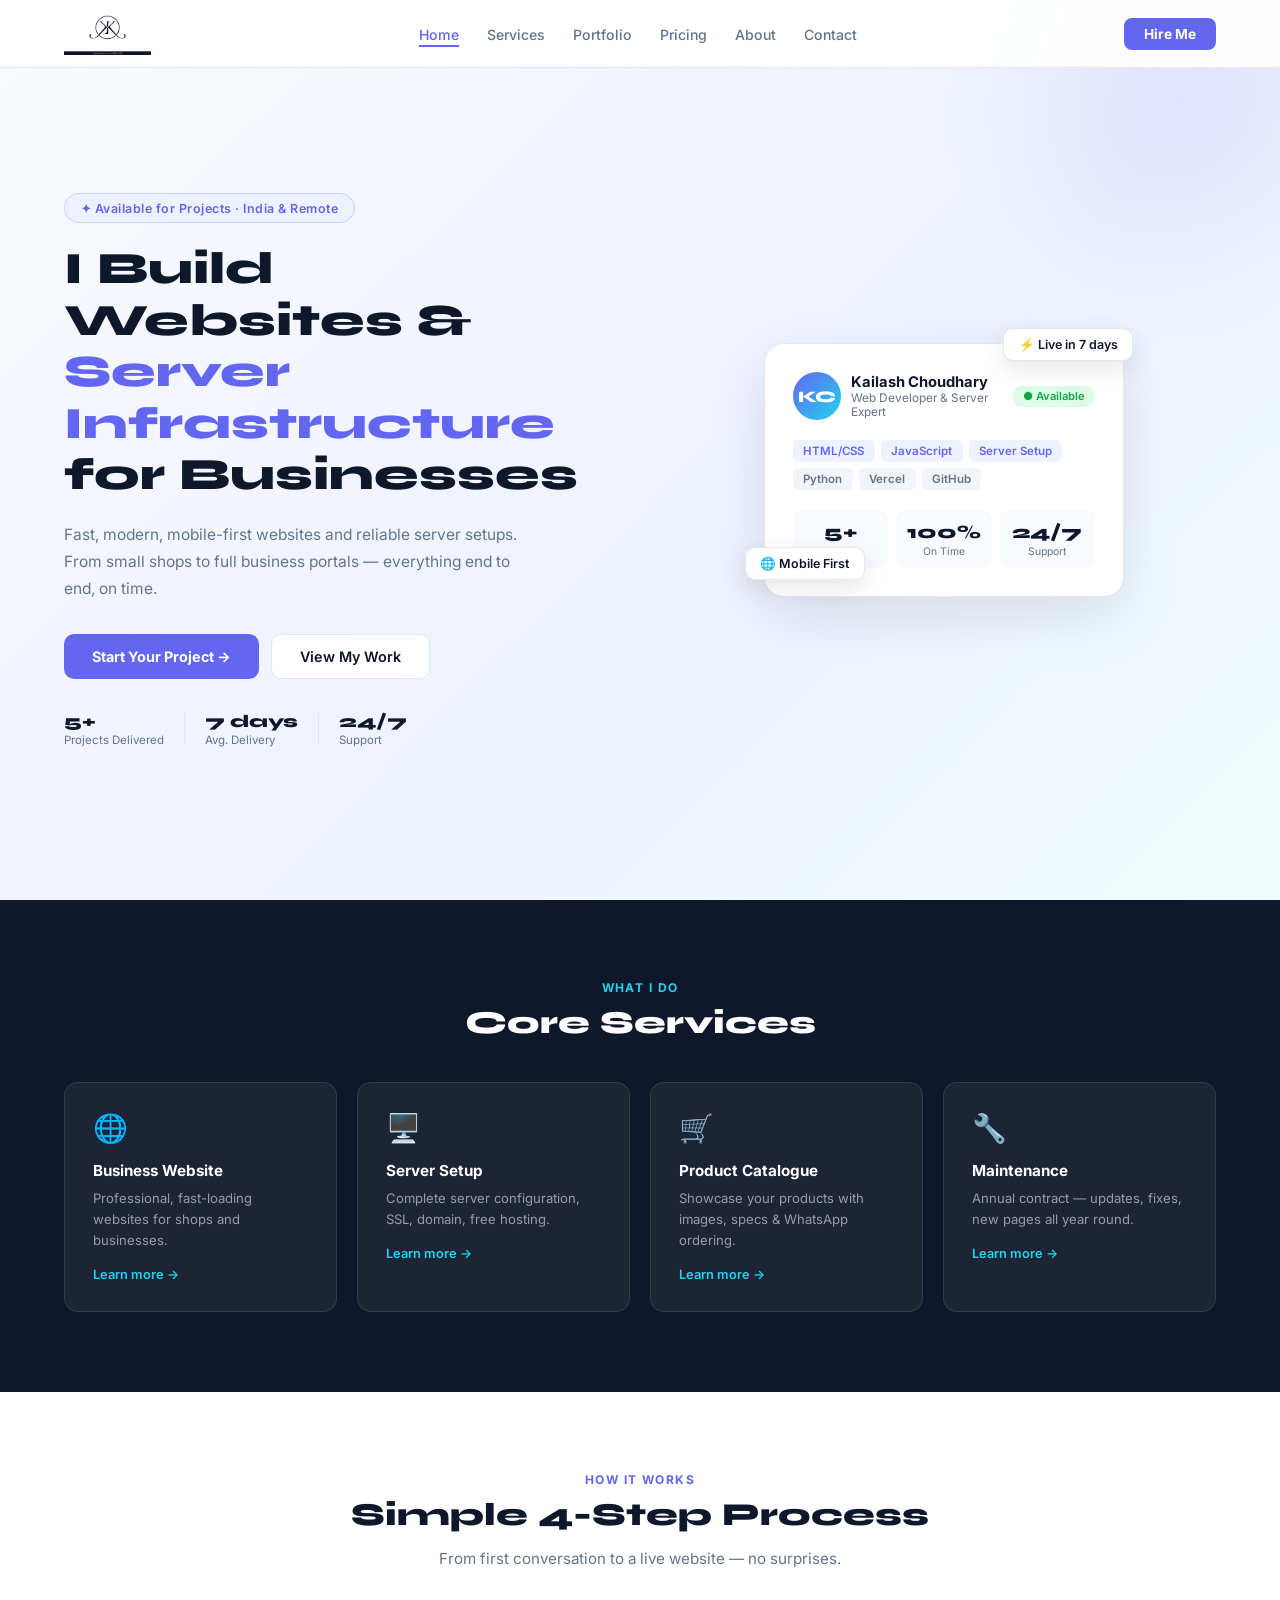
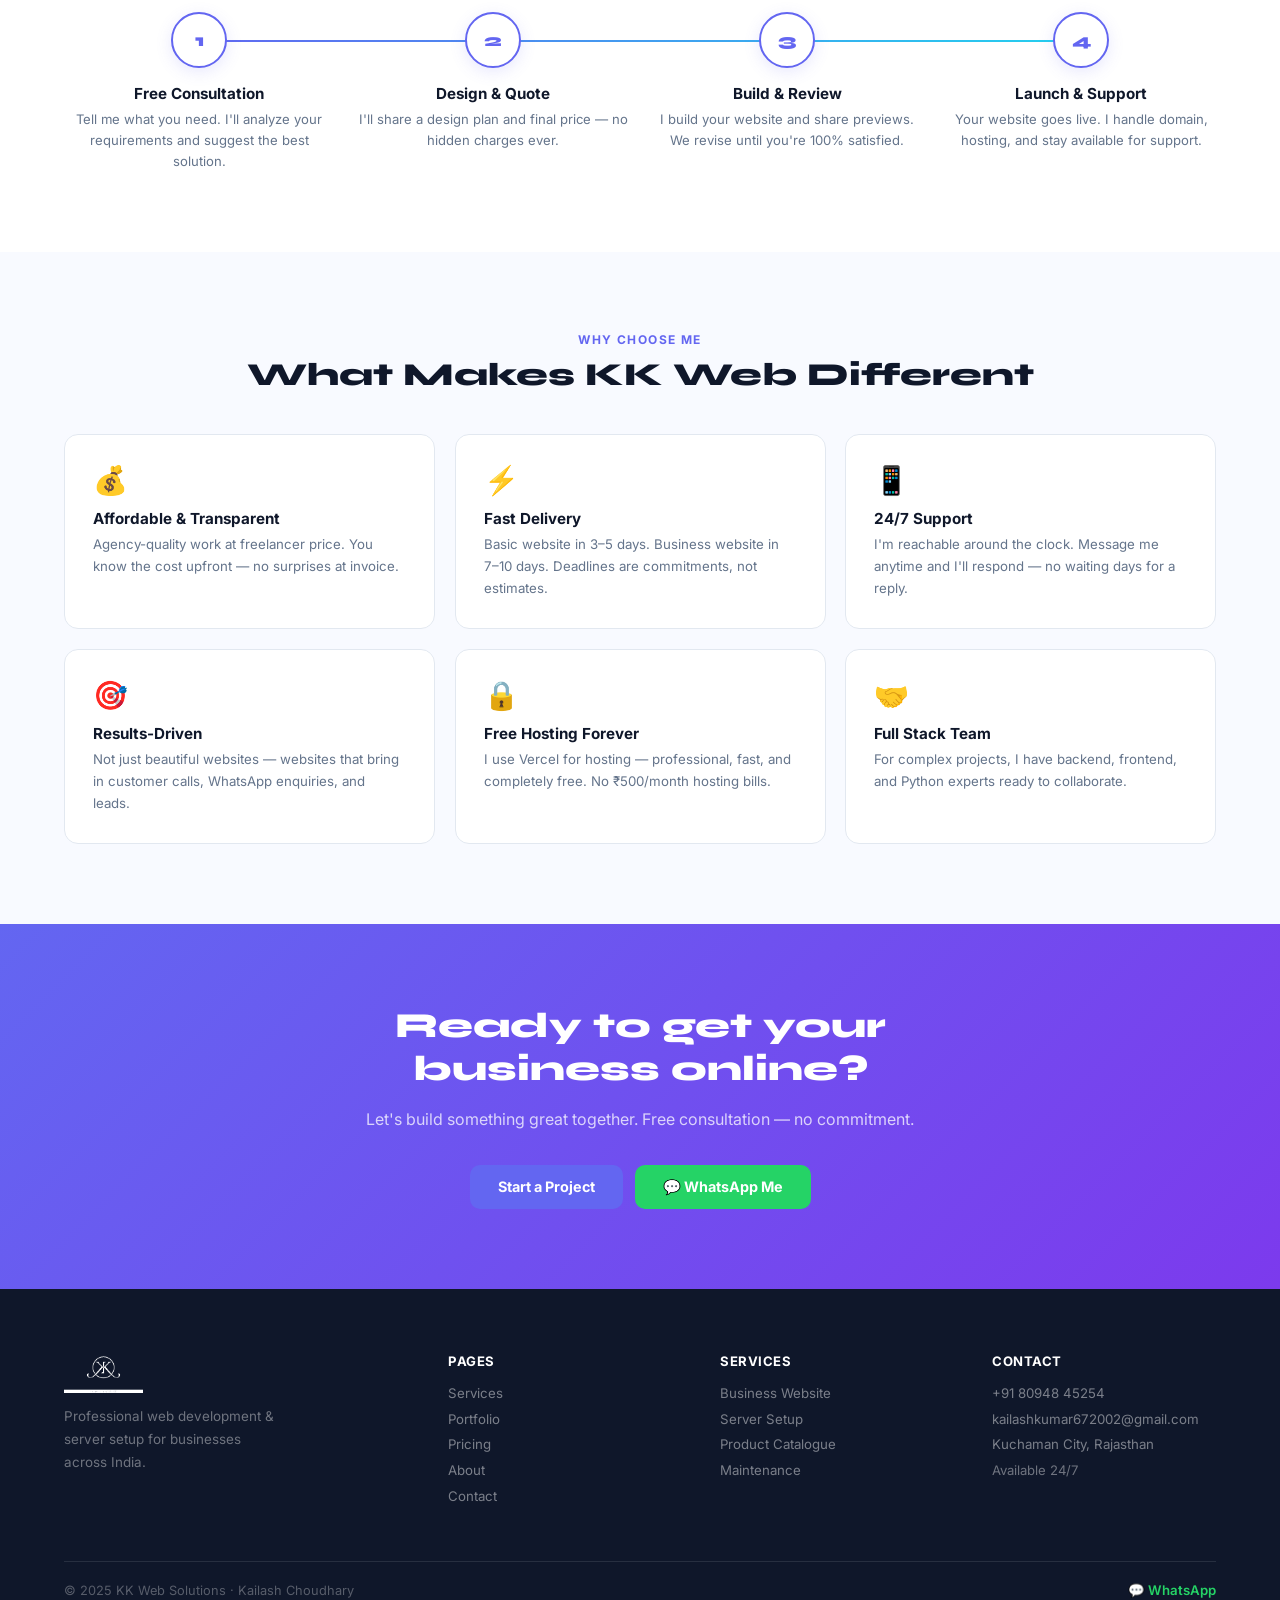
<file: index.html>
<!DOCTYPE html>
<html lang="en">
<head>
  <meta charset="UTF-8"/>
  <meta name="viewport" content="width=device-width, initial-scale=1.0"/>
  <title>KK Web Solutions — Web Developer & Server Expert</title>
  <meta name="description" content="KK Web Solutions — Professional website development, server setup & hosting. Fast delivery, transparent pricing."/>
  <link rel="preconnect" href="https://fonts.googleapis.com"/>
  <link href="https://fonts.googleapis.com/css2?family=Inter:wght@400;500;600;700;800;900&family=Syne:wght@700;800&display=swap" rel="stylesheet"/>
  <link rel="stylesheet" href="style.css"/>
</head>
<body>

<nav class="navbar" id="navbar">
  <a href="index.html" class="nav-logo"><img src="logo.png" alt="KK Web Solutions" class="nav-logo-img"/></a>
  <ul class="nav-links">
    <li><a href="index.html" class="active">Home</a></li>
    <li><a href="services.html">Services</a></li>
    <li><a href="portfolio.html">Portfolio</a></li>
    <li><a href="pricing.html">Pricing</a></li>
    <li><a href="about.html">About</a></li>
    <li><a href="contact.html">Contact</a></li>
  </ul>
  <a href="contact.html" class="nav-cta">Hire Me</a>
  <button class="hamburger" onclick="toggleMenu()">☰</button>
</nav>
<div class="mobile-menu" id="mobileMenu">
  <a href="index.html" onclick="closeMenu()">Home</a>
  <a href="services.html" onclick="closeMenu()">Services</a>
  <a href="portfolio.html" onclick="closeMenu()">Portfolio</a>
  <a href="pricing.html" onclick="closeMenu()">Pricing</a>
  <a href="about.html" onclick="closeMenu()">About</a>
  <a href="contact.html" onclick="closeMenu()">Contact</a>
</div>

<!-- HERO -->
<section class="hero">
  <div class="hero-inner">
    <div class="hero-content">
      <div class="hero-badge">✦ Available for Projects · India & Remote</div>
      <h1>I Build Websites &<em> Server Infrastructure</em> for Businesses</h1>
      <p>Fast, modern, mobile-first websites and reliable server setups. From small shops to full business portals — everything end to end, on time.</p>
      <div class="hero-btns">
        <a href="contact.html" class="btn-primary">Start Your Project →</a>
        <a href="portfolio.html" class="btn-secondary">View My Work</a>
      </div>
      <div class="hero-trust">
        <div class="trust-item"><span class="trust-num">5+</span><span class="trust-label">Projects Delivered</span></div>
        <div class="trust-div"></div>
        <div class="trust-item"><span class="trust-num">7 days</span><span class="trust-label">Avg. Delivery</span></div>
        <div class="trust-div"></div>
        <div class="trust-item"><span class="trust-num">24/7</span><span class="trust-label">Support</span></div>
      </div>
    </div>
    <div class="hero-visual">
      <div class="hero-card">
        <div class="float-badge fb1">⚡ Live in 7 days</div>
        <div class="float-badge fb2">🌐 Mobile First</div>
        <div class="hc-top">
          <div class="hc-av">KC</div>
          <div>
            <div class="hc-name">Kailash Choudhary</div>
            <div class="hc-role">Web Developer & Server Expert</div>
          </div>
          <div class="hc-status">● Available</div>
        </div>
        <div class="hc-tags">
          <span class="hc-tag on">HTML/CSS</span>
          <span class="hc-tag on">JavaScript</span>
          <span class="hc-tag on">Server Setup</span>
          <span class="hc-tag">Python</span>
          <span class="hc-tag">Vercel</span>
          <span class="hc-tag">GitHub</span>
        </div>
        <div class="hc-stats">
          <div class="hc-stat"><div class="hc-stat-n">5+</div><div class="hc-stat-l">Projects</div></div>
          <div class="hc-stat"><div class="hc-stat-n">100%</div><div class="hc-stat-l">On Time</div></div>
          <div class="hc-stat"><div class="hc-stat-n">24/7</div><div class="hc-stat-l">Support</div></div>
        </div>
      </div>
    </div>
  </div>
</section>

<!-- SERVICES PREVIEW -->
<section class="section bg-dark">
  <div class="container">
    <div class="section-head center">
      <div class="eyebrow light">What I Do</div>
      <h2 class="s-title light">Core Services</h2>
    </div>
    <div class="services-mini-grid">
      <div class="svc-mini"><div class="svc-mini-icon">🌐</div><h3>Business Website</h3><p>Professional, fast-loading websites for shops and businesses.</p><a href="services.html">Learn more →</a></div>
      <div class="svc-mini"><div class="svc-mini-icon">🖥️</div><h3>Server Setup</h3><p>Complete server configuration, SSL, domain, free hosting.</p><a href="services.html">Learn more →</a></div>
      <div class="svc-mini"><div class="svc-mini-icon">🛒</div><h3>Product Catalogue</h3><p>Showcase your products with images, specs & WhatsApp ordering.</p><a href="services.html">Learn more →</a></div>
      <div class="svc-mini"><div class="svc-mini-icon">🔧</div><h3>Maintenance</h3><p>Annual contract — updates, fixes, new pages all year round.</p><a href="services.html">Learn more →</a></div>
    </div>
  </div>
</section>

<!-- PROCESS -->
<section class="section">
  <div class="container">
    <div class="section-head center">
      <div class="eyebrow">How It Works</div>
      <h2 class="s-title">Simple 4-Step Process</h2>
      <p class="s-sub center-text">From first conversation to a live website — no surprises.</p>
    </div>
    <div class="process-steps">
      <div class="step"><div class="step-num">1</div><h3>Free Consultation</h3><p>Tell me what you need. I'll analyze your requirements and suggest the best solution.</p></div>
      <div class="step"><div class="step-num">2</div><h3>Design & Quote</h3><p>I'll share a design plan and final price — no hidden charges ever.</p></div>
      <div class="step"><div class="step-num">3</div><h3>Build & Review</h3><p>I build your website and share previews. We revise until you're 100% satisfied.</p></div>
      <div class="step"><div class="step-num">4</div><h3>Launch & Support</h3><p>Your website goes live. I handle domain, hosting, and stay available for support.</p></div>
    </div>
  </div>
</section>

<!-- WHY ME -->
<section class="section bg2">
  <div class="container">
    <div class="section-head center">
      <div class="eyebrow">Why Choose Me</div>
      <h2 class="s-title">What Makes KK Web Different</h2>
    </div>
    <div class="why-grid">
      <div class="why-card"><div class="why-icon">💰</div><h3>Affordable & Transparent</h3><p>Agency-quality work at freelancer price. You know the cost upfront — no surprises at invoice.</p></div>
      <div class="why-card"><div class="why-icon">⚡</div><h3>Fast Delivery</h3><p>Basic website in 3–5 days. Business website in 7–10 days. Deadlines are commitments, not estimates.</p></div>
      <div class="why-card"><div class="why-icon">📱</div><h3>24/7 Support</h3><p>I'm reachable around the clock. Message me anytime and I'll respond — no waiting days for a reply.</p></div>
      <div class="why-card"><div class="why-icon">🎯</div><h3>Results-Driven</h3><p>Not just beautiful websites — websites that bring in customer calls, WhatsApp enquiries, and leads.</p></div>
      <div class="why-card"><div class="why-icon">🔒</div><h3>Free Hosting Forever</h3><p>I use Vercel for hosting — professional, fast, and completely free. No ₹500/month hosting bills.</p></div>
      <div class="why-card"><div class="why-icon">🤝</div><h3>Full Stack Team</h3><p>For complex projects, I have backend, frontend, and Python experts ready to collaborate.</p></div>
    </div>
  </div>
</section>

<!-- CTA -->
<section class="cta-section">
  <div class="container">
    <div class="cta-inner">
      <h2>Ready to get your business online?</h2>
      <p>Let's build something great together. Free consultation — no commitment.</p>
      <div class="cta-btns">
        <a href="contact.html" class="btn-primary">Start a Project</a>
        <a href="https://wa.me/918094845254" target="_blank" class="btn-wa">💬 WhatsApp Me</a>
      </div>
    </div>
  </div>
</section>

<footer class="footer">
  <div class="container">
    <div class="footer-top">
      <div class="footer-brand">
        <img src="logo.png" alt="KK Web Solutions" class="footer-logo-img"/>
        <p>Professional web development & server setup for businesses across India.</p>
      </div>
      <div class="footer-links-col">
        <h4>Pages</h4>
        <a href="services.html">Services</a>
        <a href="portfolio.html">Portfolio</a>
        <a href="pricing.html">Pricing</a>
        <a href="about.html">About</a>
        <a href="contact.html">Contact</a>
      </div>
      <div class="footer-links-col">
        <h4>Services</h4>
        <a href="services.html">Business Website</a>
        <a href="services.html">Server Setup</a>
        <a href="services.html">Product Catalogue</a>
        <a href="services.html">Maintenance</a>
      </div>
      <div class="footer-links-col">
        <h4>Contact</h4>
        <a href="tel:+918094845254">+91 80948 45254</a>
        <a href="mailto:kailashkumar672002@gmail.com">kailashkumar672002@gmail.com</a>
        <a href="#">Kuchaman City, Rajasthan</a>
        <span style="color:rgba(255,255,255,.4);font-size:.82rem">Available 24/7</span>
      </div>
    </div>
    <div class="footer-bottom">
      <p>© 2025 KK Web Solutions · Kailash Choudhary</p>
      <a href="https://wa.me/918094845254" target="_blank" class="footer-wa">💬 WhatsApp</a>
    </div>
  </div>
</footer>

<script src="main.js"></script>
</body>
</html>
</file>
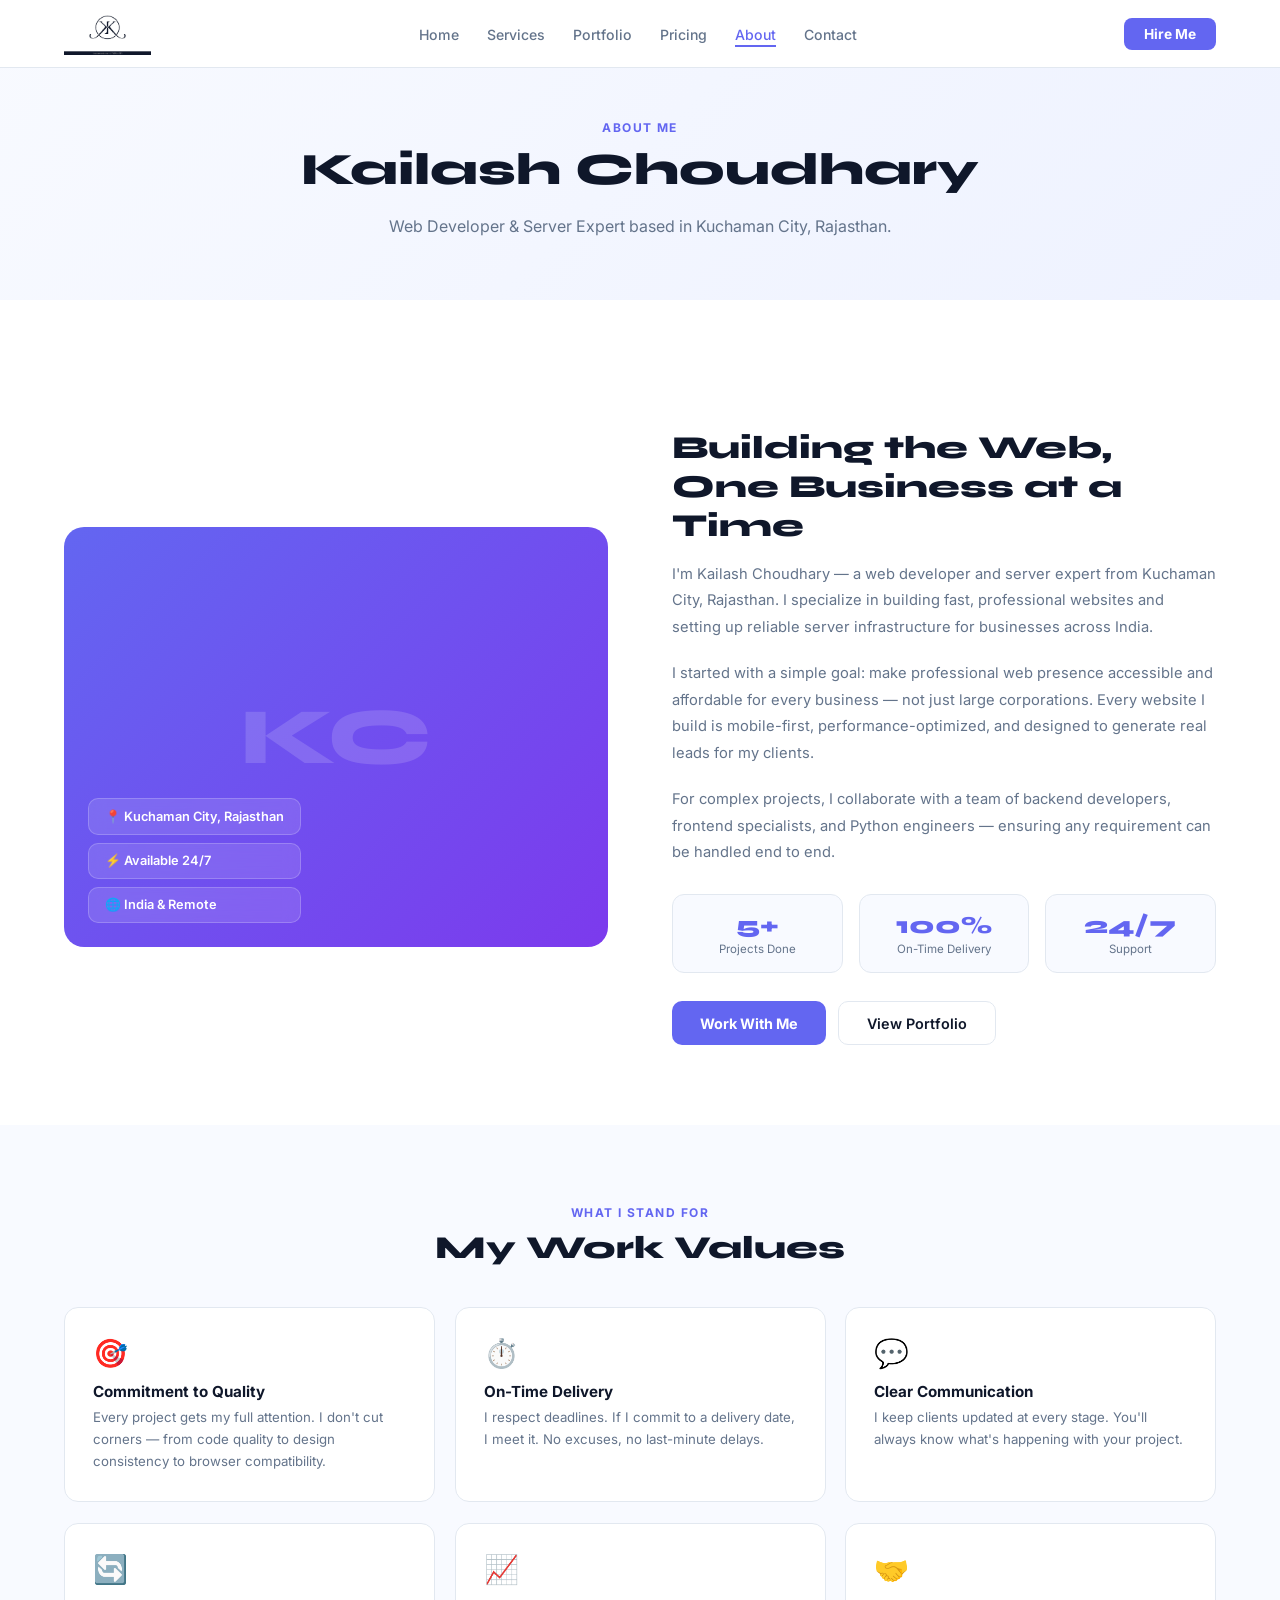
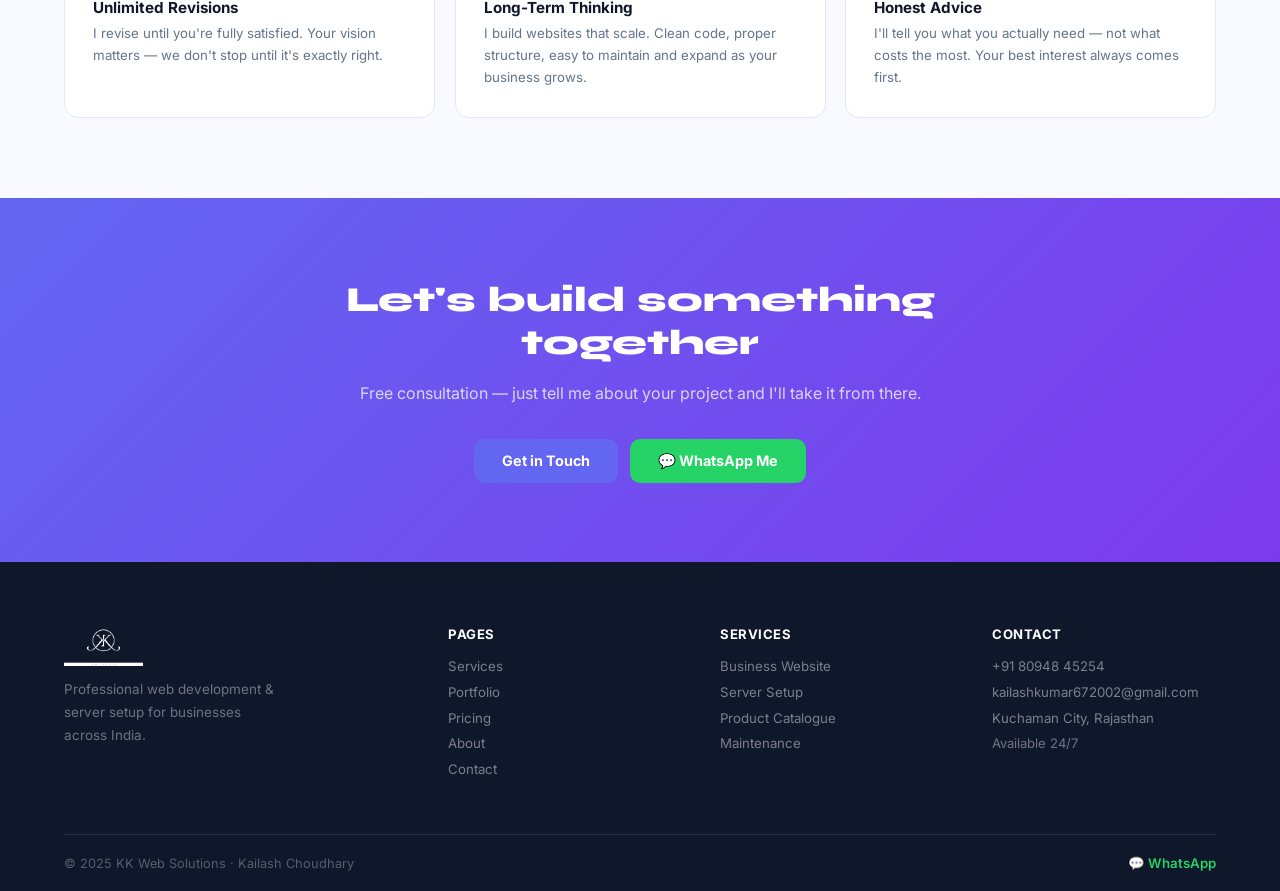
<file: about.html>
<!DOCTYPE html>
<html lang="en">
<head>
  <meta charset="UTF-8"/><meta name="viewport" content="width=device-width, initial-scale=1.0"/>
  <title>About — KK Web Solutions</title>
  <link rel="preconnect" href="https://fonts.googleapis.com"/>
  <link href="https://fonts.googleapis.com/css2?family=Inter:wght@400;500;600;700;800;900&family=Syne:wght@700;800&display=swap" rel="stylesheet"/>
  <link rel="stylesheet" href="style.css"/>
</head>
<body>
<nav class="navbar"><a href="index.html" class="nav-logo"><img src="logo.png" alt="KK Web Solutions" class="nav-logo-img"/></a><ul class="nav-links"><li><a href="index.html">Home</a></li><li><a href="services.html">Services</a></li><li><a href="portfolio.html">Portfolio</a></li><li><a href="pricing.html">Pricing</a></li><li><a href="about.html" class="active">About</a></li><li><a href="contact.html">Contact</a></li></ul><a href="contact.html" class="nav-cta">Hire Me</a><button class="hamburger" onclick="toggleMenu()">☰</button></nav>
<div class="mobile-menu" id="mobileMenu"><a href="index.html" onclick="closeMenu()">Home</a><a href="services.html" onclick="closeMenu()">Services</a><a href="portfolio.html" onclick="closeMenu()">Portfolio</a><a href="pricing.html" onclick="closeMenu()">Pricing</a><a href="about.html" onclick="closeMenu()">About</a><a href="contact.html" onclick="closeMenu()">Contact</a></div>

<div class="page-hero">
  <span class="eyebrow">About Me</span>
  <h1>Kailash Choudhary</h1>
  <p>Web Developer & Server Expert based in Kuchaman City, Rajasthan.</p>
</div>

<section class="section">
  <div class="container">
    <div class="about-grid">
      <div class="about-img-box">
        <div class="about-avatar">KC</div>
        <div class="about-badge-stack">
          <div class="about-badge">📍 Kuchaman City, Rajasthan</div>
          <div class="about-badge">⚡ Available 24/7</div>
          <div class="about-badge">🌐 India & Remote</div>
        </div>
      </div>
      <div class="about-content">
        <h2>Building the Web, One Business at a Time</h2>
        <p>I'm Kailash Choudhary — a web developer and server expert from Kuchaman City, Rajasthan. I specialize in building fast, professional websites and setting up reliable server infrastructure for businesses across India.</p>
        <p>I started with a simple goal: make professional web presence accessible and affordable for every business — not just large corporations. Every website I build is mobile-first, performance-optimized, and designed to generate real leads for my clients.</p>
        <p>For complex projects, I collaborate with a team of backend developers, frontend specialists, and Python engineers — ensuring any requirement can be handled end to end.</p>
        <div class="about-stats">
          <div class="ab-stat"><div class="ab-stat-n">5+</div><div class="ab-stat-l">Projects Done</div></div>
          <div class="ab-stat"><div class="ab-stat-n">100%</div><div class="ab-stat-l">On-Time Delivery</div></div>
          <div class="ab-stat"><div class="ab-stat-n">24/7</div><div class="ab-stat-l">Support</div></div>
        </div>
        <div style="display:flex;gap:12px;flex-wrap:wrap">
          <a href="contact.html" class="btn-primary">Work With Me</a>
          <a href="portfolio.html" class="btn-secondary">View Portfolio</a>
        </div>
      </div>
    </div>
  </div>
</section>

<section class="section bg2">
  <div class="container">
    <div class="section-head center">
      <div class="eyebrow">What I Stand For</div>
      <h2 class="s-title">My Work Values</h2>
    </div>
    <div class="why-grid">
      <div class="why-card"><div class="why-icon">🎯</div><h3>Commitment to Quality</h3><p>Every project gets my full attention. I don't cut corners — from code quality to design consistency to browser compatibility.</p></div>
      <div class="why-card"><div class="why-icon">⏱️</div><h3>On-Time Delivery</h3><p>I respect deadlines. If I commit to a delivery date, I meet it. No excuses, no last-minute delays.</p></div>
      <div class="why-card"><div class="why-icon">💬</div><h3>Clear Communication</h3><p>I keep clients updated at every stage. You'll always know what's happening with your project.</p></div>
      <div class="why-card"><div class="why-icon">🔄</div><h3>Unlimited Revisions</h3><p>I revise until you're fully satisfied. Your vision matters — we don't stop until it's exactly right.</p></div>
      <div class="why-card"><div class="why-icon">📈</div><h3>Long-Term Thinking</h3><p>I build websites that scale. Clean code, proper structure, easy to maintain and expand as your business grows.</p></div>
      <div class="why-card"><div class="why-icon">🤝</div><h3>Honest Advice</h3><p>I'll tell you what you actually need — not what costs the most. Your best interest always comes first.</p></div>
    </div>
  </div>
</section>

<section class="cta-section">
  <div class="container"><div class="cta-inner"><h2>Let's build something together</h2><p>Free consultation — just tell me about your project and I'll take it from there.</p><div class="cta-btns"><a href="contact.html" class="btn-primary">Get in Touch</a><a href="https://wa.me/918094845254" target="_blank" class="btn-wa">💬 WhatsApp Me</a></div></div></div>
</section>

<footer class="footer"><div class="container"><div class="footer-top"><div class="footer-brand"><img src="logo.png" alt="KK Web Solutions" class="footer-logo-img"/><p>Professional web development & server setup for businesses across India.</p></div><div class="footer-links-col"><h4>Pages</h4><a href="services.html">Services</a><a href="portfolio.html">Portfolio</a><a href="pricing.html">Pricing</a><a href="about.html">About</a><a href="contact.html">Contact</a></div><div class="footer-links-col"><h4>Services</h4><a href="services.html">Business Website</a><a href="services.html">Server Setup</a><a href="services.html">Product Catalogue</a><a href="services.html">Maintenance</a></div><div class="footer-links-col"><h4>Contact</h4><a href="tel:+918094845254">+91 80948 45254</a><a href="mailto:kailashkumar672002@gmail.com">kailashkumar672002@gmail.com</a><a href="#">Kuchaman City, Rajasthan</a><span style="color:rgba(255,255,255,.4);font-size:.82rem">Available 24/7</span></div></div><div class="footer-bottom"><p>© 2025 KK Web Solutions · Kailash Choudhary</p><a href="https://wa.me/918094845254" target="_blank" class="footer-wa">💬 WhatsApp</a></div></div></footer>
<script src="main.js"></script>
</body></html>
</file>
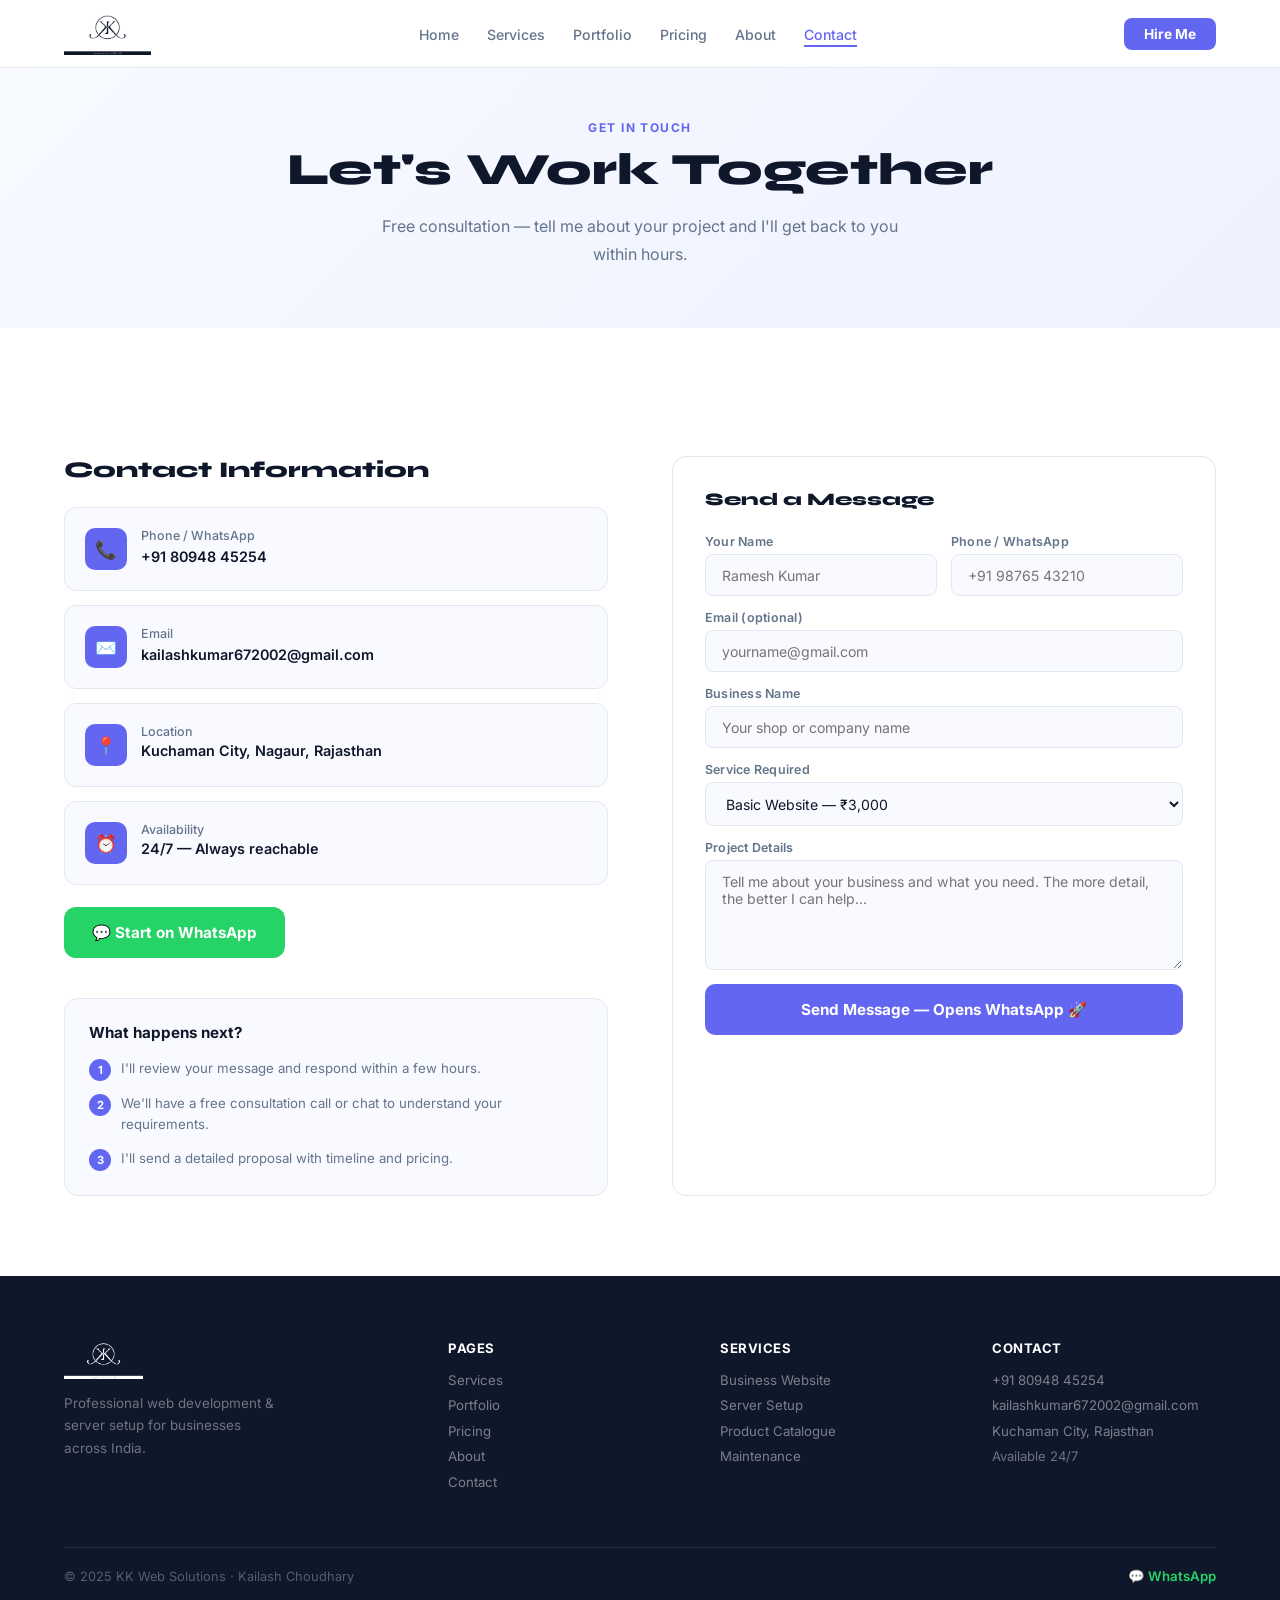
<file: contact.html>
<!DOCTYPE html>
<html lang="en">
<head>
  <meta charset="UTF-8"/><meta name="viewport" content="width=device-width, initial-scale=1.0"/>
  <title>Contact — KK Web Solutions</title>
  <link rel="preconnect" href="https://fonts.googleapis.com"/>
  <link href="https://fonts.googleapis.com/css2?family=Inter:wght@400;500;600;700;800;900&family=Syne:wght@700;800&display=swap" rel="stylesheet"/>
  <link rel="stylesheet" href="style.css"/>
</head>
<body>
<nav class="navbar"><a href="index.html" class="nav-logo"><img src="logo.png" alt="KK Web Solutions" class="nav-logo-img"/></a><ul class="nav-links"><li><a href="index.html">Home</a></li><li><a href="services.html">Services</a></li><li><a href="portfolio.html">Portfolio</a></li><li><a href="pricing.html">Pricing</a></li><li><a href="about.html">About</a></li><li><a href="contact.html" class="active">Contact</a></li></ul><a href="contact.html" class="nav-cta">Hire Me</a><button class="hamburger" onclick="toggleMenu()">☰</button></nav>
<div class="mobile-menu" id="mobileMenu"><a href="index.html" onclick="closeMenu()">Home</a><a href="services.html" onclick="closeMenu()">Services</a><a href="portfolio.html" onclick="closeMenu()">Portfolio</a><a href="pricing.html" onclick="closeMenu()">Pricing</a><a href="about.html" onclick="closeMenu()">About</a><a href="contact.html" onclick="closeMenu()">Contact</a></div>

<div class="page-hero">
  <span class="eyebrow">Get In Touch</span>
  <h1>Let's Work Together</h1>
  <p>Free consultation — tell me about your project and I'll get back to you within hours.</p>
</div>

<section class="section">
  <div class="container">
    <div class="contact-grid">
      <div class="contact-info">
        <h2 style="font-family:'Syne',sans-serif;font-weight:800;font-size:1.4rem;margin-bottom:1.5rem;color:var(--primary)">Contact Information</h2>
        <div class="ci-card"><div class="ci-icon">📞</div><div><h4>Phone / WhatsApp</h4><a href="tel:+918094845254">+91 80948 45254</a></div></div>
        <div class="ci-card"><div class="ci-icon">✉️</div><div><h4>Email</h4><a href="mailto:kailashkumar672002@gmail.com">kailashkumar672002@gmail.com</a></div></div>
        <div class="ci-card"><div class="ci-icon">📍</div><div><h4>Location</h4><p>Kuchaman City, Nagaur, Rajasthan</p></div></div>
        <div class="ci-card"><div class="ci-icon">⏰</div><div><h4>Availability</h4><p>24/7 — Always reachable</p></div></div>
        <a href="https://wa.me/918094845254?text=Hello%20KK%20Web%20Solutions%2C%20I%20want%20to%20discuss%20a%20project" target="_blank" style="display:inline-flex;align-items:center;gap:10px;background:#25d366;color:#fff;padding:1rem 1.75rem;border-radius:12px;font-weight:700;text-decoration:none;margin-top:.5rem;font-size:.95rem">💬 Start on WhatsApp</a>

        <div style="margin-top:2.5rem;padding:1.5rem;background:var(--bg2);border-radius:var(--r);border:1px solid var(--border)">
          <h3 style="font-size:.95rem;font-weight:700;margin-bottom:1rem">What happens next?</h3>
          <div style="display:flex;flex-direction:column;gap:.75rem">
            <div style="display:flex;gap:10px;align-items:flex-start"><span style="background:var(--accent);color:#fff;width:22px;height:22px;border-radius:50%;display:flex;align-items:center;justify-content:center;font-size:.7rem;font-weight:700;flex-shrink:0;margin-top:1px">1</span><p style="font-size:.83rem;color:var(--muted);line-height:1.6">I'll review your message and respond within a few hours.</p></div>
            <div style="display:flex;gap:10px;align-items:flex-start"><span style="background:var(--accent);color:#fff;width:22px;height:22px;border-radius:50%;display:flex;align-items:center;justify-content:center;font-size:.7rem;font-weight:700;flex-shrink:0;margin-top:1px">2</span><p style="font-size:.83rem;color:var(--muted);line-height:1.6">We'll have a free consultation call or chat to understand your requirements.</p></div>
            <div style="display:flex;gap:10px;align-items:flex-start"><span style="background:var(--accent);color:#fff;width:22px;height:22px;border-radius:50%;display:flex;align-items:center;justify-content:center;font-size:.7rem;font-weight:700;flex-shrink:0;margin-top:1px">3</span><p style="font-size:.83rem;color:var(--muted);line-height:1.6">I'll send a detailed proposal with timeline and pricing.</p></div>
          </div>
        </div>
      </div>

      <div class="contact-form">
        <h3>Send a Message</h3>
        <form class="cf" onsubmit="submitForm(event)">
          <div class="f-row">
            <div class="fg"><label>Your Name</label><input type="text" placeholder="Ramesh Kumar" required/></div>
            <div class="fg"><label>Phone / WhatsApp</label><input type="tel" placeholder="+91 98765 43210" required/></div>
          </div>
          <div class="fg"><label>Email (optional)</label><input type="email" placeholder="yourname@gmail.com"/></div>
          <div class="fg"><label>Business Name</label><input type="text" placeholder="Your shop or company name"/></div>
          <div class="fg"><label>Service Required</label>
            <select>
              <option>Basic Website — ₹3,000</option>
              <option>Business Website — ₹8,000</option>
              <option>Product Catalogue</option>
              <option>Server Setup — ₹2,000</option>
              <option>Custom Solution — ₹15,000+</option>
              <option>Website Maintenance — ₹1,500/yr</option>
              <option>Not sure — need consultation</option>
            </select>
          </div>
          <div class="fg"><label>Project Details</label><textarea placeholder="Tell me about your business and what you need. The more detail, the better I can help..."></textarea></div>
          <button type="submit" class="f-submit">Send Message — Opens WhatsApp 🚀</button>
        </form>
      </div>
    </div>
  </div>
</section>

<footer class="footer"><div class="container"><div class="footer-top"><div class="footer-brand"><img src="logo.png" alt="KK Web Solutions" class="footer-logo-img"/><p>Professional web development & server setup for businesses across India.</p></div><div class="footer-links-col"><h4>Pages</h4><a href="services.html">Services</a><a href="portfolio.html">Portfolio</a><a href="pricing.html">Pricing</a><a href="about.html">About</a><a href="contact.html">Contact</a></div><div class="footer-links-col"><h4>Services</h4><a href="services.html">Business Website</a><a href="services.html">Server Setup</a><a href="services.html">Product Catalogue</a><a href="services.html">Maintenance</a></div><div class="footer-links-col"><h4>Contact</h4><a href="tel:+918094845254">+91 80948 45254</a><a href="mailto:kailashkumar672002@gmail.com">kailashkumar672002@gmail.com</a><a href="#">Kuchaman City, Rajasthan</a><span style="color:rgba(255,255,255,.4);font-size:.82rem">Available 24/7</span></div></div><div class="footer-bottom"><p>© 2025 KK Web Solutions · Kailash Choudhary</p><a href="https://wa.me/918094845254" target="_blank" class="footer-wa">💬 WhatsApp</a></div></div></footer>
<script src="main.js"></script>
</body></html>
</file>
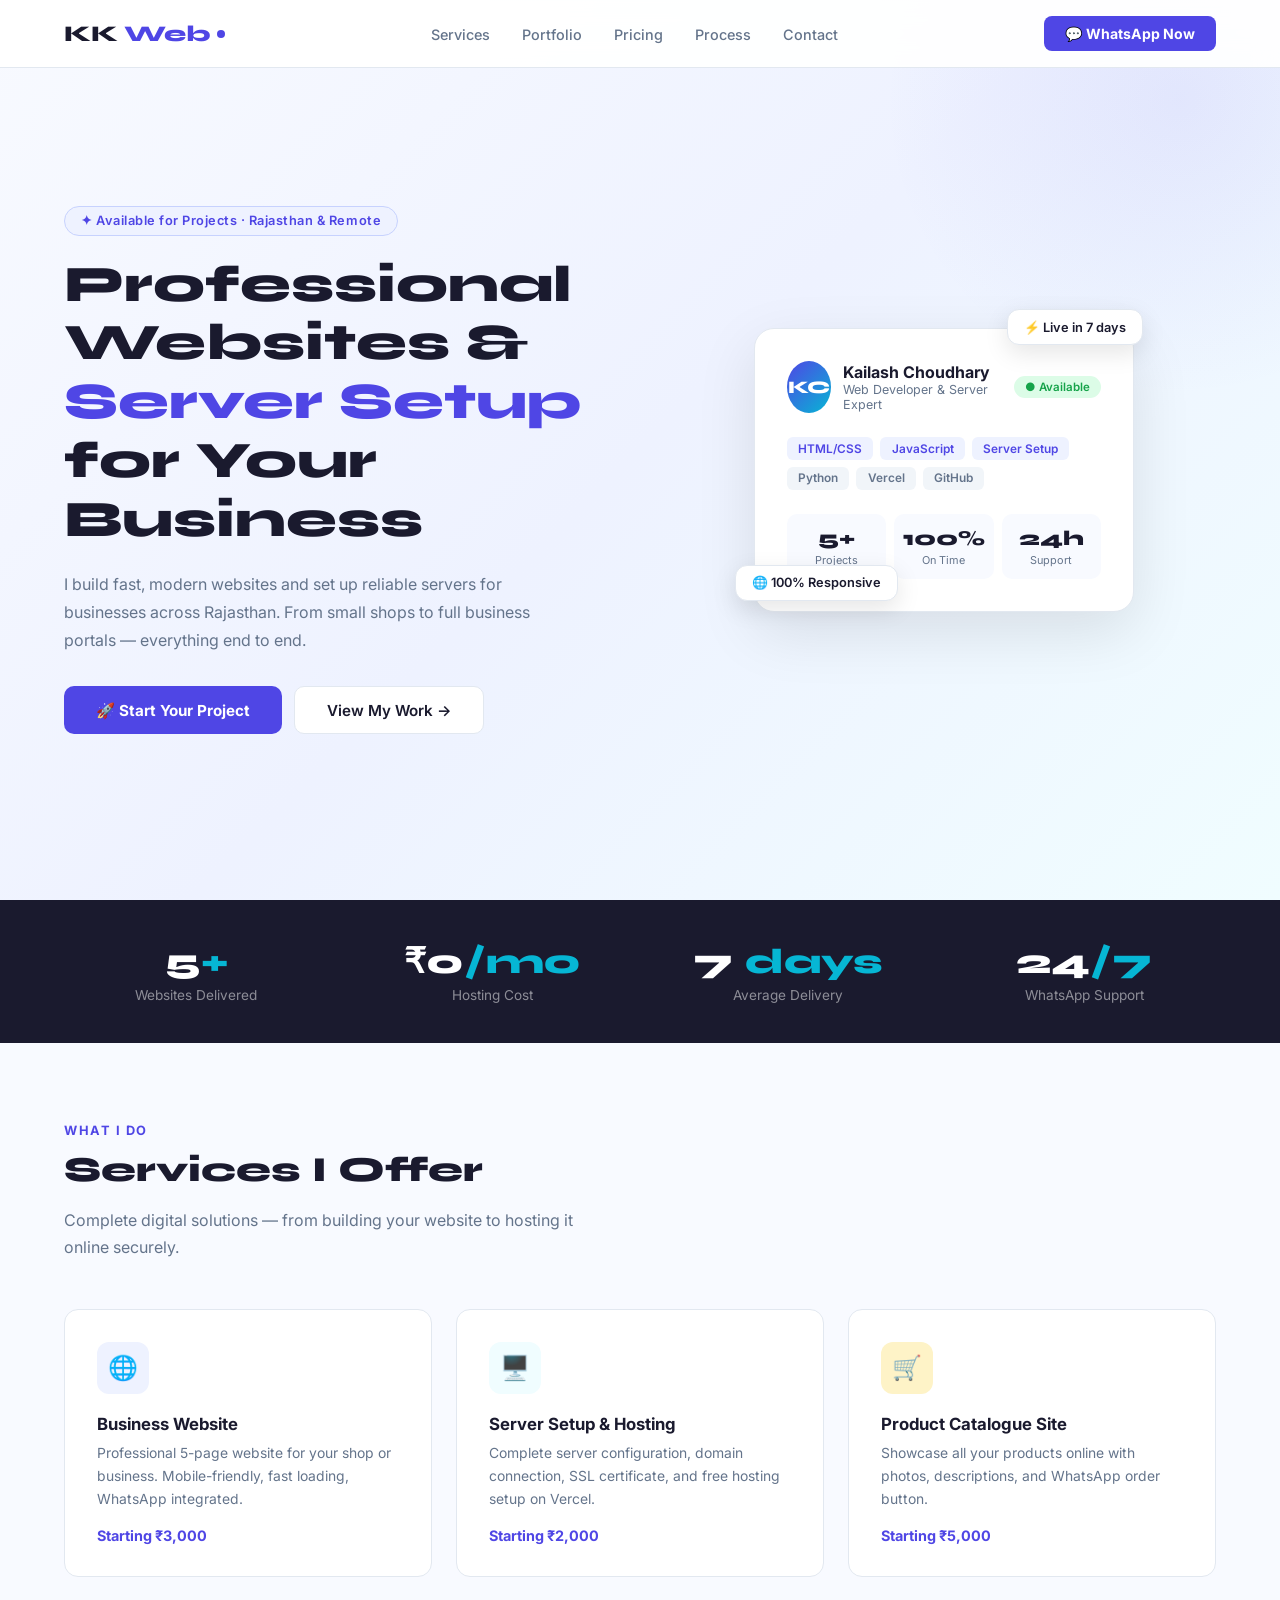
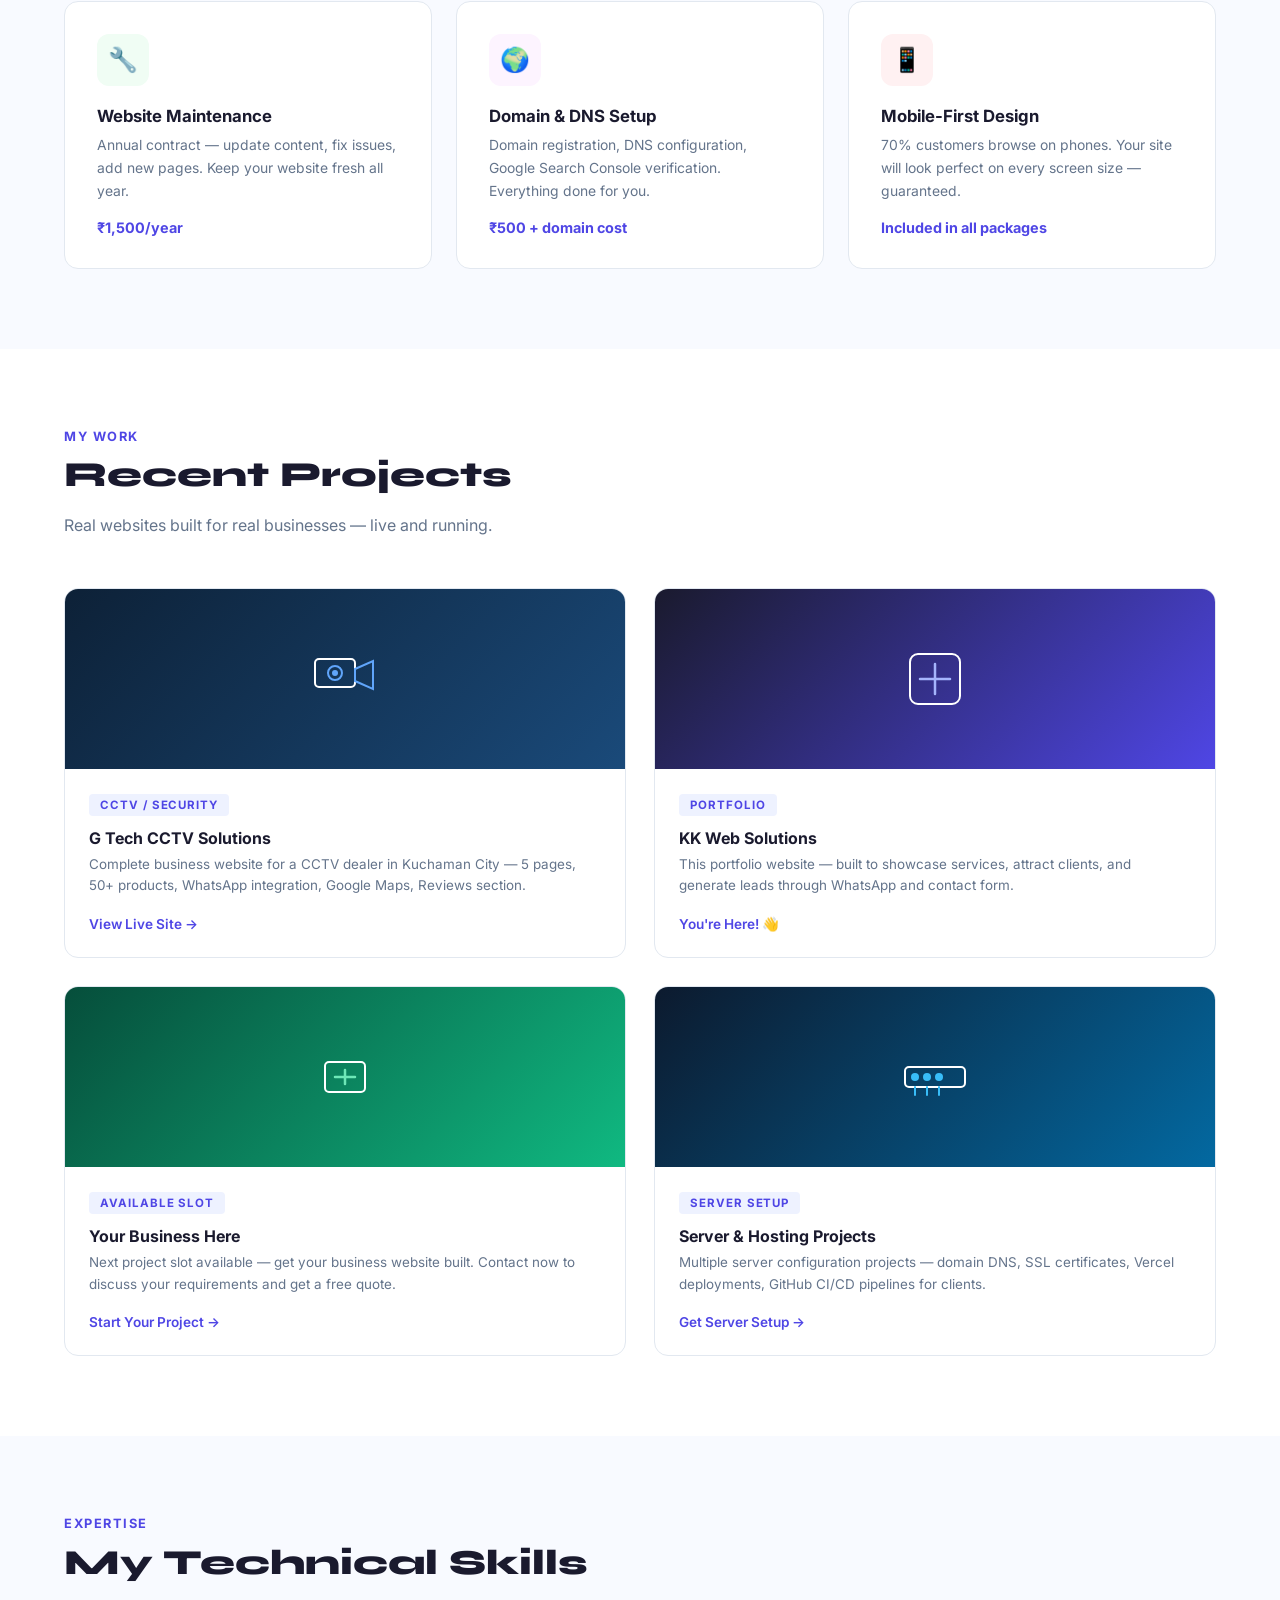
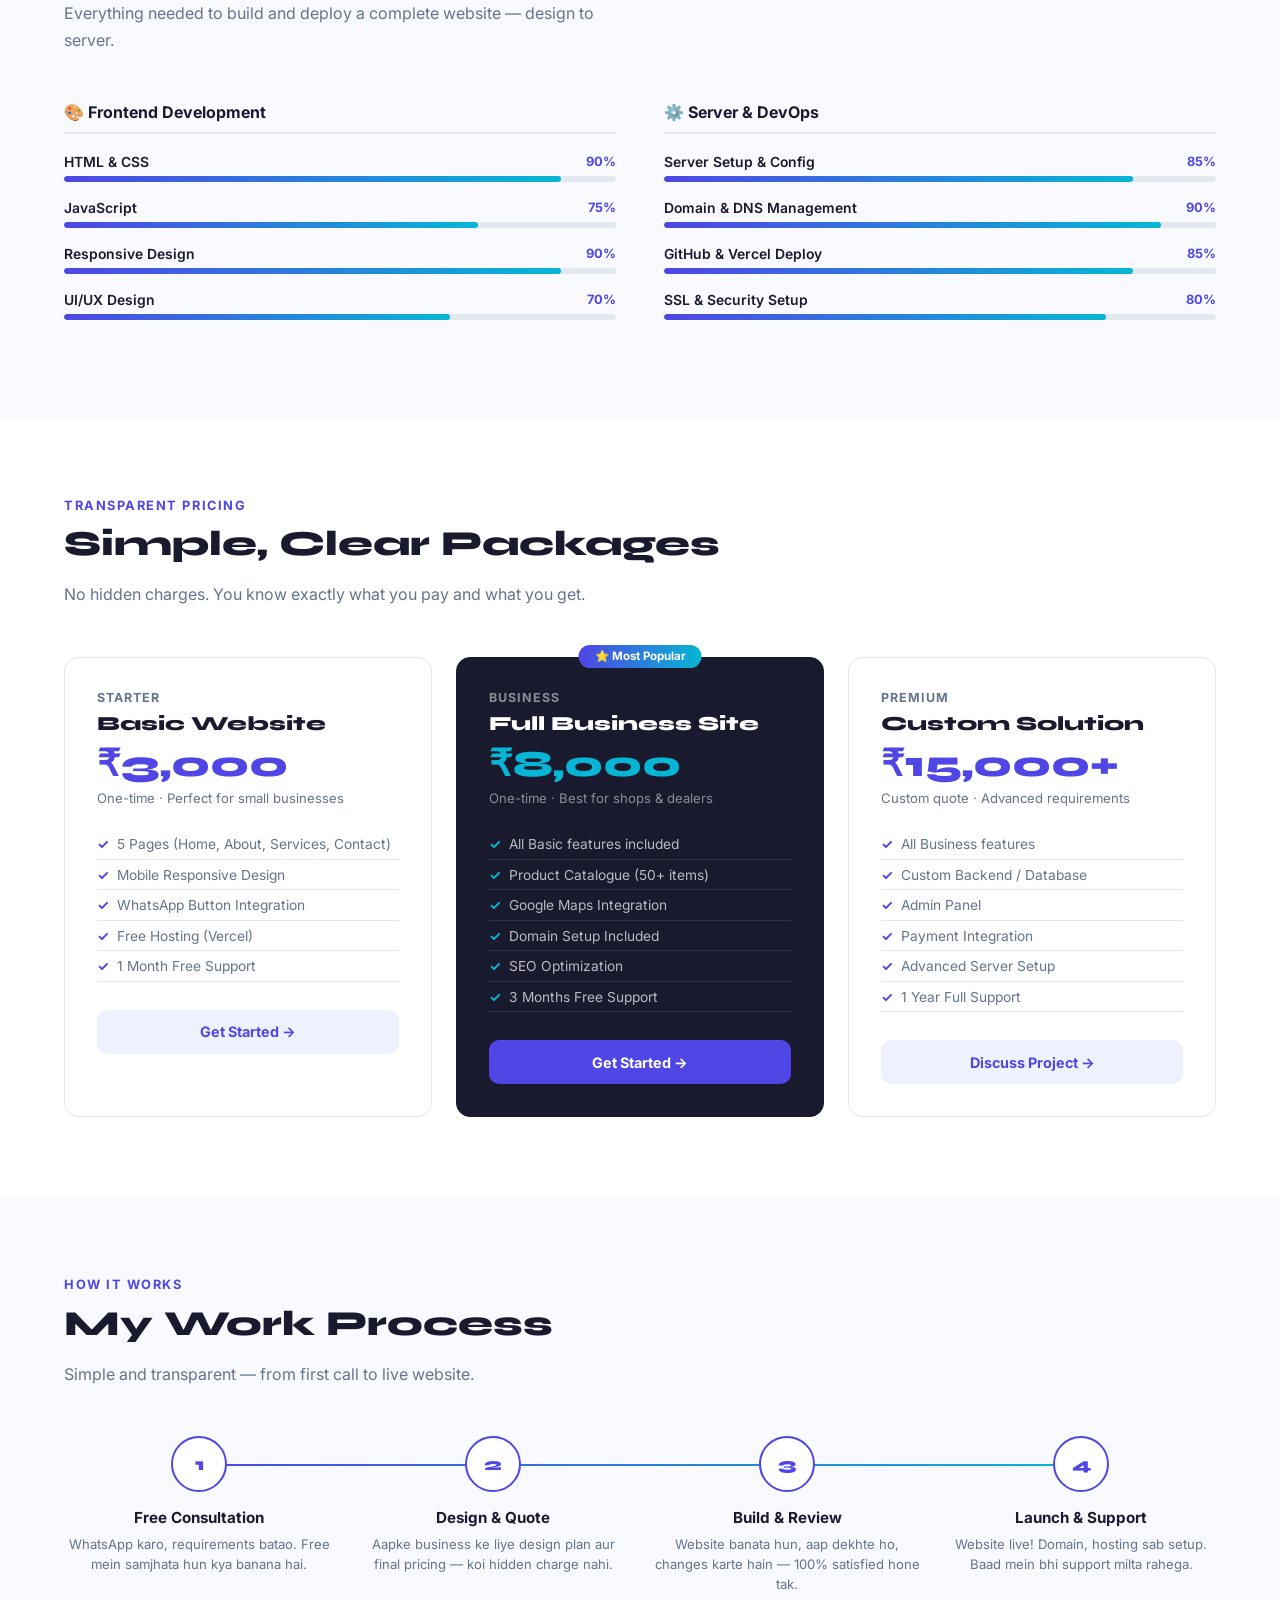
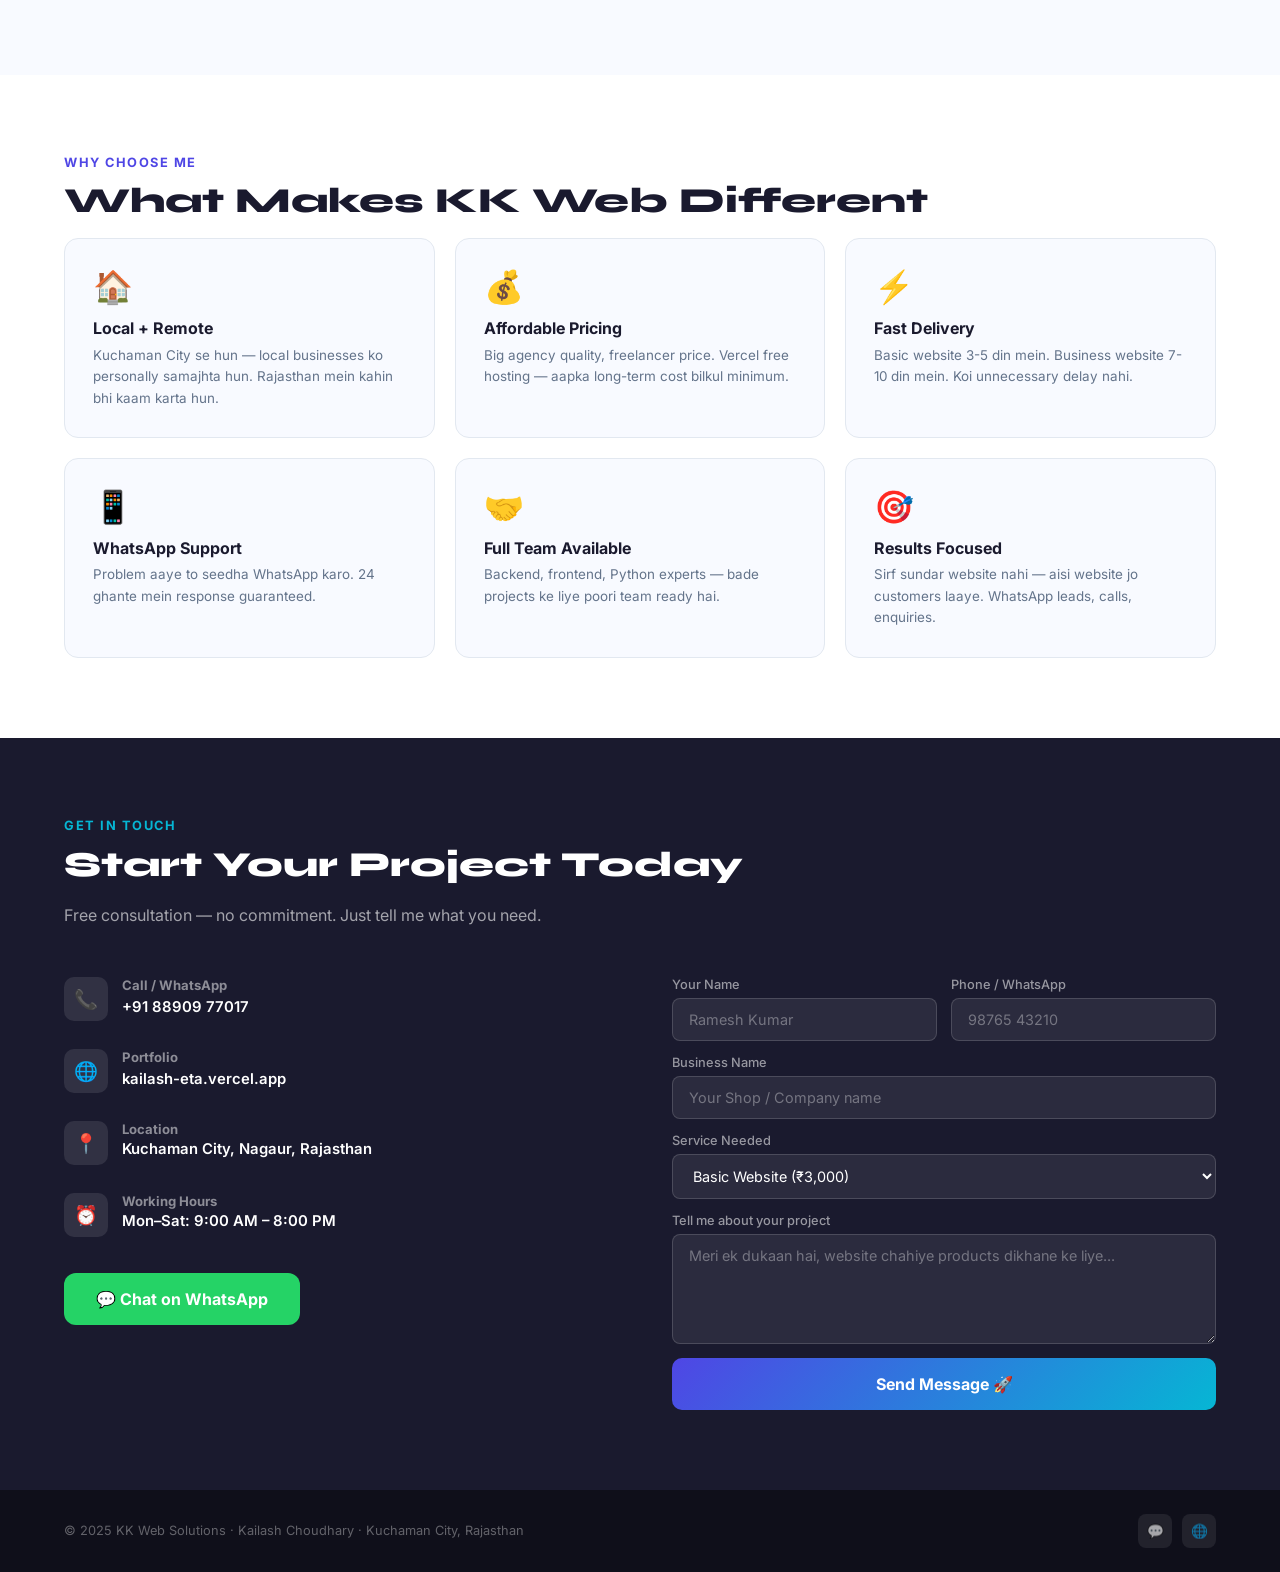
<file: kkweb-portfolio.html>
<!DOCTYPE html>
<html lang="en">
<head>
  <meta charset="UTF-8"/>
  <meta name="viewport" content="width=device-width, initial-scale=1.0"/>
  <title>KK Web Solutions — Web Developer & Server Expert</title>
  <meta name="description" content="KK Web Solutions — Professional website development, server setup & hosting for businesses across Rajasthan."/>
  <link rel="preconnect" href="https://fonts.googleapis.com"/>
  <link href="https://fonts.googleapis.com/css2?family=Inter:wght@400;500;600;700;800;900&family=Syne:wght@700;800&display=swap" rel="stylesheet"/>
  <style>
    *,*::before,*::after{box-sizing:border-box;margin:0;padding:0}
    :root{--primary:#1a1a2e;--accent:#4f46e5;--accent2:#06b6d4;--text:#1a1a2e;--muted:#64748b;--border:#e2e8f0;--bg:#fff;--bg2:#f8faff;--r:14px}
    html{scroll-behavior:smooth}
    body{font-family:'Inter',sans-serif;color:var(--text);background:var(--bg);overflow-x:hidden}

    /* NAV */
    .navbar{position:fixed;top:0;left:0;right:0;z-index:999;background:rgba(255,255,255,.93);backdrop-filter:blur(12px);border-bottom:1px solid var(--border);padding:0 5%;display:flex;align-items:center;justify-content:space-between;height:68px}
    .nav-logo{font-family:'Syne',sans-serif;font-size:1.4rem;font-weight:800;color:var(--primary);text-decoration:none;display:flex;align-items:center;gap:6px}
    .nav-logo span{color:var(--accent)}
    .nav-dot{width:8px;height:8px;border-radius:50%;background:var(--accent);display:inline-block;animation:pulse 2s infinite}
    @keyframes pulse{0%,100%{transform:scale(1);opacity:1}50%{transform:scale(1.5);opacity:.5}}
    .nav-links{display:flex;gap:2rem;list-style:none}
    .nav-links a{text-decoration:none;color:var(--muted);font-weight:500;font-size:.9rem;transition:color .2s}
    .nav-links a:hover{color:var(--accent)}
    .nav-cta{background:var(--accent);color:#fff;padding:.55rem 1.3rem;border-radius:8px;font-weight:700;font-size:.88rem;text-decoration:none;transition:background .2s;white-space:nowrap}
    .nav-cta:hover{background:#4338ca}
    .hamburger{display:none;background:none;border:none;cursor:pointer;font-size:1.5rem;color:var(--text)}
    .mobile-menu{display:none;position:fixed;top:68px;left:0;right:0;background:#fff;border-bottom:1px solid var(--border);padding:1rem 5%;z-index:998;flex-direction:column}
    .mobile-menu.open{display:flex}
    .mobile-menu a{padding:.9rem 0;color:var(--text);text-decoration:none;font-weight:600;border-bottom:1px solid var(--border);font-size:.95rem}

    /* HERO */
    .hero{min-height:100vh;padding:120px 5% 80px;display:flex;align-items:center;background:linear-gradient(135deg,#f8faff 0%,#eef2ff 50%,#f0fdff 100%);position:relative;overflow:hidden}
    .hero::before{content:'';position:absolute;top:-200px;right:-200px;width:600px;height:600px;background:radial-gradient(circle,rgba(79,70,229,.08) 0%,transparent 70%);border-radius:50%}
    .hero-inner{max-width:1200px;margin:0 auto;width:100%;display:grid;grid-template-columns:1fr 1fr;gap:4rem;align-items:center;position:relative;z-index:1}
    .hero-badge{display:inline-flex;align-items:center;gap:6px;background:#eef2ff;color:var(--accent);padding:.4rem 1rem;border-radius:50px;font-size:.8rem;font-weight:600;letter-spacing:.04em;margin-bottom:1.25rem;border:1px solid #c7d2fe}
    .hero h1{font-family:'Syne',sans-serif;font-size:clamp(2rem,4vw,3.2rem);font-weight:800;line-height:1.15;color:var(--primary);margin-bottom:1.25rem}
    .hero h1 em{color:var(--accent);font-style:normal}
    .hero p{font-size:1rem;color:var(--muted);line-height:1.75;margin-bottom:2rem;max-width:480px}
    .hero-btns{display:flex;gap:12px;flex-wrap:wrap}
    .btn-primary{background:var(--accent);color:#fff;padding:.85rem 2rem;border-radius:10px;font-weight:700;font-size:.95rem;text-decoration:none;transition:all .2s;display:inline-flex;align-items:center;gap:8px}
    .btn-primary:hover{background:#4338ca;transform:translateY(-2px);box-shadow:0 8px 24px rgba(79,70,229,.3)}
    .btn-secondary{background:#fff;color:var(--primary);padding:.85rem 2rem;border-radius:10px;font-weight:600;font-size:.95rem;text-decoration:none;transition:all .2s;border:1.5px solid var(--border);display:inline-flex;align-items:center;gap:8px}
    .btn-secondary:hover{border-color:var(--accent);color:var(--accent)}

    /* HERO CARD */
    .hero-visual{display:flex;align-items:center;justify-content:center;position:relative}
    .hero-card{background:#fff;border-radius:20px;padding:2rem;box-shadow:0 20px 60px rgba(0,0,0,.1);width:100%;max-width:380px;border:1px solid var(--border);position:relative}
    .float-badge{position:absolute;background:#fff;border-radius:12px;padding:.6rem 1rem;box-shadow:0 8px 24px rgba(0,0,0,.1);font-size:.8rem;font-weight:600;display:flex;align-items:center;gap:6px;border:1px solid var(--border);animation:floatY 3s ease-in-out infinite}
    .fb1{top:-20px;right:-10px}
    .fb2{bottom:10px;left:-20px;animation-delay:1s}
    @keyframes floatY{0%,100%{transform:translateY(0)}50%{transform:translateY(-8px)}}
    .hc-top{display:flex;align-items:center;gap:12px;margin-bottom:1.5rem}
    .hc-av{width:52px;height:52px;border-radius:50%;background:linear-gradient(135deg,var(--accent),var(--accent2));display:flex;align-items:center;justify-content:center;color:#fff;font-family:'Syne',sans-serif;font-weight:800;font-size:1.1rem}
    .hc-name{font-weight:700;font-size:1rem}
    .hc-role{font-size:.78rem;color:var(--muted)}
    .hc-status{margin-left:auto;background:#dcfce7;color:#16a34a;font-size:.72rem;font-weight:600;padding:.25rem .7rem;border-radius:50px;white-space:nowrap}
    .hc-tags{display:flex;flex-wrap:wrap;gap:7px;margin-bottom:1.5rem}
    .hc-tag{background:#f1f5f9;color:var(--muted);font-size:.74rem;font-weight:600;padding:.28rem .7rem;border-radius:6px}
    .hc-tag.on{background:#eef2ff;color:var(--accent)}
    .hc-stats{display:grid;grid-template-columns:1fr 1fr 1fr;gap:8px}
    .hc-stat{background:var(--bg2);border-radius:10px;padding:.75rem .5rem;text-align:center}
    .hc-stat-n{font-family:'Syne',sans-serif;font-weight:800;font-size:1.3rem;color:var(--primary)}
    .hc-stat-l{font-size:.68rem;color:var(--muted);margin-top:2px}

    /* STATS BAR */
    .stats-bar{background:var(--primary);padding:2.5rem 5%}
    .stats-bar-inner{max-width:1200px;margin:0 auto;display:grid;grid-template-columns:repeat(4,1fr);gap:2rem;text-align:center}
    .stat-n{font-family:'Syne',sans-serif;font-size:2.2rem;font-weight:800;color:#fff}
    .stat-n span{color:var(--accent2)}
    .stat-l{font-size:.85rem;color:rgba(255,255,255,.5);margin-top:4px}

    /* COMMON */
    section{padding:5rem 5%}
    .container{max-width:1200px;margin:0 auto}
    .eyebrow{font-size:.8rem;font-weight:700;letter-spacing:.12em;text-transform:uppercase;color:var(--accent);margin-bottom:.6rem}
    .s-title{font-family:'Syne',sans-serif;font-size:clamp(1.6rem,3vw,2.2rem);font-weight:800;color:var(--primary);margin-bottom:1rem}
    .s-sub{font-size:1rem;color:var(--muted);max-width:540px;line-height:1.7;margin-bottom:3rem}

    /* SERVICES */
    #services{background:var(--bg2)}
    .services-grid{display:grid;grid-template-columns:repeat(3,1fr);gap:24px}
    .svc-card{background:#fff;border-radius:var(--r);padding:2rem;border:1.5px solid var(--border);transition:all .3s;position:relative;overflow:hidden}
    .svc-card::before{content:'';position:absolute;top:0;left:0;right:0;height:3px;background:linear-gradient(90deg,var(--accent),var(--accent2));transform:scaleX(0);transition:transform .3s}
    .svc-card:hover{transform:translateY(-6px);box-shadow:0 20px 50px rgba(0,0,0,.08)}
    .svc-card:hover::before{transform:scaleX(1)}
    .svc-icon{width:52px;height:52px;border-radius:12px;display:flex;align-items:center;justify-content:center;font-size:1.5rem;margin-bottom:1.25rem}
    .svc-card h3{font-size:1.05rem;font-weight:700;margin-bottom:.5rem}
    .svc-card p{font-size:.87rem;color:var(--muted);line-height:1.65;margin-bottom:1rem}
    .svc-price{font-weight:700;color:var(--accent);font-size:.9rem}

    /* PORTFOLIO */
    #portfolio{background:#fff}
    .portfolio-grid{display:grid;grid-template-columns:repeat(2,1fr);gap:28px}
    .proj-card{border-radius:var(--r);overflow:hidden;border:1.5px solid var(--border);transition:all .3s}
    .proj-card:hover{transform:translateY(-4px);box-shadow:0 16px 40px rgba(0,0,0,.1)}
    .proj-thumb{height:180px;display:flex;align-items:center;justify-content:center}
    .proj-body{padding:1.5rem}
    .proj-tag{font-size:.72rem;font-weight:700;letter-spacing:.08em;text-transform:uppercase;color:var(--accent);background:#eef2ff;padding:.25rem .7rem;border-radius:4px;display:inline-block;margin-bottom:.75rem}
    .proj-body h3{font-size:1rem;font-weight:700;margin-bottom:.4rem}
    .proj-body p{font-size:.84rem;color:var(--muted);line-height:1.6;margin-bottom:1rem}
    .proj-link{font-size:.85rem;font-weight:600;color:var(--accent);text-decoration:none;display:inline-flex;align-items:center;gap:4px}
    .proj-link:hover{text-decoration:underline}

    /* SKILLS */
    #skills{background:var(--bg2)}
    .skills-grid{display:grid;grid-template-columns:repeat(2,1fr);gap:3rem}
    .skill-group h3{font-size:1rem;font-weight:700;margin-bottom:1.25rem;padding-bottom:.6rem;border-bottom:2px solid var(--border)}
    .skill-item{margin-bottom:1.1rem}
    .skill-top{display:flex;justify-content:space-between;margin-bottom:.4rem}
    .skill-name{font-size:.87rem;font-weight:600}
    .skill-pct{font-size:.8rem;color:var(--accent);font-weight:700}
    .skill-bar{height:6px;background:#e2e8f0;border-radius:3px;overflow:hidden}
    .skill-fill{height:100%;border-radius:3px;background:linear-gradient(90deg,var(--accent),var(--accent2))}

    /* PRICING */
    #pricing{background:#fff}
    .pricing-grid{display:grid;grid-template-columns:repeat(3,1fr);gap:24px}
    .price-card{border-radius:var(--r);border:1.5px solid var(--border);padding:2rem;transition:all .3s;position:relative}
    .price-card.featured{background:var(--primary);border-color:var(--primary);color:#fff}
    .feat-badge{position:absolute;top:-13px;left:50%;transform:translateX(-50%);background:linear-gradient(90deg,var(--accent),var(--accent2));color:#fff;font-size:.72rem;font-weight:700;padding:.3rem 1rem;border-radius:50px;white-space:nowrap}
    .price-card:not(.featured):hover{transform:translateY(-6px);box-shadow:0 20px 50px rgba(0,0,0,.08)}
    .p-label{font-size:.78rem;font-weight:700;letter-spacing:.08em;text-transform:uppercase;color:var(--muted);margin-bottom:.4rem}
    .price-card.featured .p-label{color:rgba(255,255,255,.5)}
    .p-name{font-family:'Syne',sans-serif;font-size:1.25rem;font-weight:800;margin-bottom:.4rem}
    .p-amount{font-family:'Syne',sans-serif;font-size:2.3rem;font-weight:800;color:var(--accent);margin-bottom:.2rem}
    .price-card.featured .p-amount{color:var(--accent2)}
    .p-desc{font-size:.82rem;color:var(--muted);margin-bottom:1.5rem}
    .price-card.featured .p-desc{color:rgba(255,255,255,.5)}
    .p-features{list-style:none;margin-bottom:1.75rem}
    .p-feat{font-size:.86rem;color:var(--muted);padding:.42rem 0;border-bottom:1px solid var(--border);display:flex;align-items:center;gap:8px}
    .price-card.featured .p-feat{color:rgba(255,255,255,.7);border-bottom-color:rgba(255,255,255,.1)}
    .p-feat::before{content:'✓';color:var(--accent);font-weight:700;flex-shrink:0}
    .price-card.featured .p-feat::before{color:var(--accent2)}
    .p-btn{display:block;text-align:center;padding:.85rem;border-radius:10px;font-weight:700;font-size:.9rem;text-decoration:none;background:#eef2ff;color:var(--accent);transition:all .2s}
    .price-card.featured .p-btn{background:var(--accent);color:#fff}
    .p-btn:hover{opacity:.85}

    /* PROCESS */
    #process{background:var(--bg2)}
    .process-steps{display:grid;grid-template-columns:repeat(4,1fr);gap:24px;position:relative}
    .process-steps::before{content:'';position:absolute;top:28px;left:10%;right:10%;height:2px;background:linear-gradient(90deg,var(--accent),var(--accent2))}
    .step{text-align:center;position:relative;z-index:1}
    .step-num{width:56px;height:56px;border-radius:50%;background:#fff;border:2px solid var(--accent);display:flex;align-items:center;justify-content:center;margin:0 auto 1rem;font-family:'Syne',sans-serif;font-weight:800;font-size:1.1rem;color:var(--accent)}
    .step h3{font-size:.95rem;font-weight:700;margin-bottom:.4rem}
    .step p{font-size:.82rem;color:var(--muted);line-height:1.55}

    /* WHY */
    #why{background:#fff}
    .why-grid{display:grid;grid-template-columns:repeat(3,1fr);gap:20px}
    .why-card{padding:1.75rem;border-radius:var(--r);background:var(--bg2);border:1px solid var(--border)}
    .why-icon{font-size:2rem;margin-bottom:.75rem}
    .why-card h3{font-size:1rem;font-weight:700;margin-bottom:.4rem}
    .why-card p{font-size:.84rem;color:var(--muted);line-height:1.6}

    /* CONTACT */
    #contact{background:var(--primary);color:#fff}
    #contact .s-title{color:#fff}
    #contact .s-sub{color:rgba(255,255,255,.6)}
    .contact-inner{display:grid;grid-template-columns:1fr 1fr;gap:4rem;align-items:start}
    .ci-item{display:flex;align-items:flex-start;gap:14px;margin-bottom:1.75rem}
    .ci-icon{width:44px;height:44px;border-radius:10px;background:rgba(255,255,255,.1);display:flex;align-items:center;justify-content:center;font-size:1.2rem;flex-shrink:0}
    .ci-item h4{font-size:.82rem;color:rgba(255,255,255,.5);margin-bottom:.2rem}
    .ci-item a,.ci-item p{color:#fff;text-decoration:none;font-weight:600;font-size:.93rem}
    .cf{display:flex;flex-direction:column;gap:14px}
    .f-row{display:grid;grid-template-columns:1fr 1fr;gap:14px}
    .fg{display:flex;flex-direction:column;gap:6px}
    .fg label{font-size:.8rem;color:rgba(255,255,255,.55);font-weight:500}
    .fg input,.fg textarea,.fg select{background:rgba(255,255,255,.08);border:1.5px solid rgba(255,255,255,.15);border-radius:8px;padding:.75rem 1rem;color:#fff;font-size:.9rem;font-family:inherit;outline:none;width:100%;transition:border-color .2s}
    .fg input::placeholder,.fg textarea::placeholder{color:rgba(255,255,255,.35)}
    .fg input:focus,.fg textarea:focus,.fg select:focus{border-color:var(--accent2)}
    .fg select option{background:var(--primary)}
    .fg textarea{resize:vertical;min-height:110px}
    .f-submit{background:linear-gradient(135deg,var(--accent),var(--accent2));color:#fff;border:none;padding:1rem;border-radius:10px;font-weight:700;font-size:1rem;cursor:pointer;font-family:inherit;transition:opacity .2s}
    .f-submit:hover{opacity:.9}

    /* FOOTER */
    footer{background:#0f0f1a;padding:1.5rem 5%;display:flex;align-items:center;justify-content:space-between;flex-wrap:wrap;gap:10px}
    footer p{font-size:.8rem;color:rgba(255,255,255,.35)}
    .f-soc{display:flex;gap:10px}
    .f-soc a{width:34px;height:34px;border-radius:8px;background:rgba(255,255,255,.08);display:flex;align-items:center;justify-content:center;color:rgba(255,255,255,.6);text-decoration:none;font-size:.85rem;transition:all .2s}
    .f-soc a:hover{background:var(--accent);color:#fff}

    /* MOBILE */
    @media(max-width:768px){
      .nav-links{display:none}
      .hamburger{display:block}
      .hero-inner{grid-template-columns:1fr}
      .hero-visual{display:none}
      .stats-bar-inner{grid-template-columns:repeat(2,1fr);gap:1.5rem}
      .services-grid,.why-grid{grid-template-columns:1fr}
      .portfolio-grid,.skills-grid,.pricing-grid{grid-template-columns:1fr}
      .process-steps{grid-template-columns:repeat(2,1fr)}
      .process-steps::before{display:none}
      .contact-inner{grid-template-columns:1fr}
      .f-row{grid-template-columns:1fr}
      footer{flex-direction:column;text-align:center}
    }
  </style>
</head>
<body>

<nav class="navbar">
  <a href="#" class="nav-logo">KK<span>Web</span> <div class="nav-dot"></div></a>
  <ul class="nav-links">
    <li><a href="#services">Services</a></li>
    <li><a href="#portfolio">Portfolio</a></li>
    <li><a href="#pricing">Pricing</a></li>
    <li><a href="#process">Process</a></li>
    <li><a href="#contact">Contact</a></li>
  </ul>
  <a href="https://wa.me/918890977017" target="_blank" class="nav-cta">💬 WhatsApp Now</a>
  <button class="hamburger" onclick="document.querySelector('.mobile-menu').classList.toggle('open')">☰</button>
</nav>

<div class="mobile-menu">
  <a href="#services" onclick="this.parentElement.classList.remove('open')">Services</a>
  <a href="#portfolio" onclick="this.parentElement.classList.remove('open')">Portfolio</a>
  <a href="#pricing" onclick="this.parentElement.classList.remove('open')">Pricing</a>
  <a href="#process" onclick="this.parentElement.classList.remove('open')">Process</a>
  <a href="#contact" onclick="this.parentElement.classList.remove('open')">Contact</a>
</div>

<!-- HERO -->
<section class="hero">
  <div class="hero-inner">
    <div>
      <div class="hero-badge">✦ Available for Projects · Rajasthan & Remote</div>
      <h1>Professional Websites &<em> Server Setup</em> for Your Business</h1>
      <p>I build fast, modern websites and set up reliable servers for businesses across Rajasthan. From small shops to full business portals — everything end to end.</p>
      <div class="hero-btns">
        <a href="#contact" class="btn-primary">🚀 Start Your Project</a>
        <a href="#portfolio" class="btn-secondary">View My Work →</a>
      </div>
    </div>
    <div class="hero-visual">
      <div class="hero-card">
        <div class="float-badge fb1">⚡ Live in 7 days</div>
        <div class="float-badge fb2">🌐 100% Responsive</div>
        <div class="hc-top">
          <div class="hc-av">KC</div>
          <div>
            <div class="hc-name">Kailash Choudhary</div>
            <div class="hc-role">Web Developer & Server Expert</div>
          </div>
          <div class="hc-status">● Available</div>
        </div>
        <div class="hc-tags">
          <span class="hc-tag on">HTML/CSS</span>
          <span class="hc-tag on">JavaScript</span>
          <span class="hc-tag on">Server Setup</span>
          <span class="hc-tag">Python</span>
          <span class="hc-tag">Vercel</span>
          <span class="hc-tag">GitHub</span>
        </div>
        <div class="hc-stats">
          <div class="hc-stat"><div class="hc-stat-n">5+</div><div class="hc-stat-l">Projects</div></div>
          <div class="hc-stat"><div class="hc-stat-n">100%</div><div class="hc-stat-l">On Time</div></div>
          <div class="hc-stat"><div class="hc-stat-n">24h</div><div class="hc-stat-l">Support</div></div>
        </div>
      </div>
    </div>
  </div>
</section>

<!-- STATS -->
<div class="stats-bar">
  <div class="stats-bar-inner">
    <div><div class="stat-n">5<span>+</span></div><div class="stat-l">Websites Delivered</div></div>
    <div><div class="stat-n">₹0<span>/mo</span></div><div class="stat-l">Hosting Cost</div></div>
    <div><div class="stat-n">7<span> days</span></div><div class="stat-l">Average Delivery</div></div>
    <div><div class="stat-n">24<span>/7</span></div><div class="stat-l">WhatsApp Support</div></div>
  </div>
</div>

<!-- SERVICES -->
<section id="services">
  <div class="container">
    <div class="eyebrow">What I Do</div>
    <div class="s-title">Services I Offer</div>
    <p class="s-sub">Complete digital solutions — from building your website to hosting it online securely.</p>
    <div class="services-grid">
      <div class="svc-card"><div class="svc-icon" style="background:#eef2ff">🌐</div><h3>Business Website</h3><p>Professional 5-page website for your shop or business. Mobile-friendly, fast loading, WhatsApp integrated.</p><div class="svc-price">Starting ₹3,000</div></div>
      <div class="svc-card"><div class="svc-icon" style="background:#f0fdff">🖥️</div><h3>Server Setup & Hosting</h3><p>Complete server configuration, domain connection, SSL certificate, and free hosting setup on Vercel.</p><div class="svc-price">Starting ₹2,000</div></div>
      <div class="svc-card"><div class="svc-icon" style="background:#fef3c7">🛒</div><h3>Product Catalogue Site</h3><p>Showcase all your products online with photos, descriptions, and WhatsApp order button.</p><div class="svc-price">Starting ₹5,000</div></div>
      <div class="svc-card"><div class="svc-icon" style="background:#f0fdf4">🔧</div><h3>Website Maintenance</h3><p>Annual contract — update content, fix issues, add new pages. Keep your website fresh all year.</p><div class="svc-price">₹1,500/year</div></div>
      <div class="svc-card"><div class="svc-icon" style="background:#fdf4ff">🌍</div><h3>Domain & DNS Setup</h3><p>Domain registration, DNS configuration, Google Search Console verification. Everything done for you.</p><div class="svc-price">₹500 + domain cost</div></div>
      <div class="svc-card"><div class="svc-icon" style="background:#fff1f2">📱</div><h3>Mobile-First Design</h3><p>70% customers browse on phones. Your site will look perfect on every screen size — guaranteed.</p><div class="svc-price">Included in all packages</div></div>
    </div>
  </div>
</section>

<!-- PORTFOLIO -->
<section id="portfolio">
  <div class="container">
    <div class="eyebrow">My Work</div>
    <div class="s-title">Recent Projects</div>
    <p class="s-sub">Real websites built for real businesses — live and running.</p>
    <div class="portfolio-grid">
      <div class="proj-card">
        <div class="proj-thumb" style="background:linear-gradient(135deg,#0d2137,#1a4a7a)">
          <svg width="80" height="80" viewBox="0 0 80 80" fill="none"><rect x="10" y="20" width="40" height="28" rx="4" fill="none" stroke="#fff" stroke-width="2"/><path d="M50 30l18-8v28l-18-8z" fill="none" stroke="#60a5fa" stroke-width="2"/><circle cx="30" cy="34" r="7" fill="none" stroke="#60a5fa" stroke-width="2"/><circle cx="30" cy="34" r="3" fill="#60a5fa"/></svg>
        </div>
        <div class="proj-body">
          <span class="proj-tag">CCTV / Security</span>
          <h3>G Tech CCTV Solutions</h3>
          <p>Complete business website for a CCTV dealer in Kuchaman City — 5 pages, 50+ products, WhatsApp integration, Google Maps, Reviews section.</p>
          <a href="https://www.gtechcctv.com" target="_blank" class="proj-link">View Live Site →</a>
        </div>
      </div>
      <div class="proj-card">
        <div class="proj-thumb" style="background:linear-gradient(135deg,#1a1a2e,#4f46e5)">
          <svg width="80" height="80" viewBox="0 0 80 80" fill="none"><rect x="15" y="15" width="50" height="50" rx="8" fill="none" stroke="#fff" stroke-width="2"/><path d="M25 40h30M40 25v30" stroke="#a5b4fc" stroke-width="2.5" stroke-linecap="round"/></svg>
        </div>
        <div class="proj-body">
          <span class="proj-tag">Portfolio</span>
          <h3>KK Web Solutions</h3>
          <p>This portfolio website — built to showcase services, attract clients, and generate leads through WhatsApp and contact form.</p>
          <a href="#" class="proj-link">You're Here! 👋</a>
        </div>
      </div>
      <div class="proj-card">
        <div class="proj-thumb" style="background:linear-gradient(135deg,#064e3b,#10b981)">
          <svg width="80" height="80" viewBox="0 0 80 80" fill="none"><rect x="20" y="25" width="40" height="30" rx="4" fill="none" stroke="#fff" stroke-width="2"/><path d="M30 40h20M40 33v14" stroke="#6ee7b7" stroke-width="2.5" stroke-linecap="round"/></svg>
        </div>
        <div class="proj-body">
          <span class="proj-tag">Available Slot</span>
          <h3>Your Business Here</h3>
          <p>Next project slot available — get your business website built. Contact now to discuss your requirements and get a free quote.</p>
          <a href="#contact" class="proj-link">Start Your Project →</a>
        </div>
      </div>
      <div class="proj-card">
        <div class="proj-thumb" style="background:linear-gradient(135deg,#0c1a2e,#0369a1)">
          <svg width="80" height="80" viewBox="0 0 80 80" fill="none"><rect x="10" y="30" width="60" height="20" rx="4" fill="none" stroke="#fff" stroke-width="2"/><circle cx="20" cy="40" r="4" fill="#38bdf8"/><circle cx="32" cy="40" r="4" fill="#38bdf8"/><circle cx="44" cy="40" r="4" fill="#38bdf8"/><path d="M20 50v8M32 50v8M44 50v8" stroke="#38bdf8" stroke-width="2" stroke-linecap="round"/></svg>
        </div>
        <div class="proj-body">
          <span class="proj-tag">Server Setup</span>
          <h3>Server & Hosting Projects</h3>
          <p>Multiple server configuration projects — domain DNS, SSL certificates, Vercel deployments, GitHub CI/CD pipelines for clients.</p>
          <a href="#contact" class="proj-link">Get Server Setup →</a>
        </div>
      </div>
    </div>
  </div>
</section>

<!-- SKILLS -->
<section id="skills">
  <div class="container">
    <div class="eyebrow">Expertise</div>
    <div class="s-title">My Technical Skills</div>
    <p class="s-sub">Everything needed to build and deploy a complete website — design to server.</p>
    <div class="skills-grid">
      <div class="skill-group">
        <h3>🎨 Frontend Development</h3>
        <div class="skill-item"><div class="skill-top"><span class="skill-name">HTML & CSS</span><span class="skill-pct">90%</span></div><div class="skill-bar"><div class="skill-fill" style="width:90%"></div></div></div>
        <div class="skill-item"><div class="skill-top"><span class="skill-name">JavaScript</span><span class="skill-pct">75%</span></div><div class="skill-bar"><div class="skill-fill" style="width:75%"></div></div></div>
        <div class="skill-item"><div class="skill-top"><span class="skill-name">Responsive Design</span><span class="skill-pct">90%</span></div><div class="skill-bar"><div class="skill-fill" style="width:90%"></div></div></div>
        <div class="skill-item"><div class="skill-top"><span class="skill-name">UI/UX Design</span><span class="skill-pct">70%</span></div><div class="skill-bar"><div class="skill-fill" style="width:70%"></div></div></div>
      </div>
      <div class="skill-group">
        <h3>⚙️ Server & DevOps</h3>
        <div class="skill-item"><div class="skill-top"><span class="skill-name">Server Setup & Config</span><span class="skill-pct">85%</span></div><div class="skill-bar"><div class="skill-fill" style="width:85%"></div></div></div>
        <div class="skill-item"><div class="skill-top"><span class="skill-name">Domain & DNS Management</span><span class="skill-pct">90%</span></div><div class="skill-bar"><div class="skill-fill" style="width:90%"></div></div></div>
        <div class="skill-item"><div class="skill-top"><span class="skill-name">GitHub & Vercel Deploy</span><span class="skill-pct">85%</span></div><div class="skill-bar"><div class="skill-fill" style="width:85%"></div></div></div>
        <div class="skill-item"><div class="skill-top"><span class="skill-name">SSL & Security Setup</span><span class="skill-pct">80%</span></div><div class="skill-bar"><div class="skill-fill" style="width:80%"></div></div></div>
      </div>
    </div>
  </div>
</section>

<!-- PRICING -->
<section id="pricing">
  <div class="container">
    <div class="eyebrow">Transparent Pricing</div>
    <div class="s-title">Simple, Clear Packages</div>
    <p class="s-sub">No hidden charges. You know exactly what you pay and what you get.</p>
    <div class="pricing-grid">
      <div class="price-card">
        <div class="p-label">Starter</div>
        <div class="p-name">Basic Website</div>
        <div class="p-amount">₹3,000</div>
        <div class="p-desc">One-time · Perfect for small businesses</div>
        <ul class="p-features">
          <li class="p-feat">5 Pages (Home, About, Services, Contact)</li>
          <li class="p-feat">Mobile Responsive Design</li>
          <li class="p-feat">WhatsApp Button Integration</li>
          <li class="p-feat">Free Hosting (Vercel)</li>
          <li class="p-feat">1 Month Free Support</li>
        </ul>
        <a href="https://wa.me/918890977017?text=Hello%20KK%20Web%20Solutions%2C%20Basic%20Website%20chahiye" target="_blank" class="p-btn">Get Started →</a>
      </div>
      <div class="price-card featured">
        <div class="feat-badge">⭐ Most Popular</div>
        <div class="p-label">Business</div>
        <div class="p-name">Full Business Site</div>
        <div class="p-amount">₹8,000</div>
        <div class="p-desc">One-time · Best for shops & dealers</div>
        <ul class="p-features">
          <li class="p-feat">All Basic features included</li>
          <li class="p-feat">Product Catalogue (50+ items)</li>
          <li class="p-feat">Google Maps Integration</li>
          <li class="p-feat">Domain Setup Included</li>
          <li class="p-feat">SEO Optimization</li>
          <li class="p-feat">3 Months Free Support</li>
        </ul>
        <a href="https://wa.me/918890977017?text=Hello%20KK%20Web%20Solutions%2C%20Business%20Website%20chahiye" target="_blank" class="p-btn">Get Started →</a>
      </div>
      <div class="price-card">
        <div class="p-label">Premium</div>
        <div class="p-name">Custom Solution</div>
        <div class="p-amount">₹15,000+</div>
        <div class="p-desc">Custom quote · Advanced requirements</div>
        <ul class="p-features">
          <li class="p-feat">All Business features</li>
          <li class="p-feat">Custom Backend / Database</li>
          <li class="p-feat">Admin Panel</li>
          <li class="p-feat">Payment Integration</li>
          <li class="p-feat">Advanced Server Setup</li>
          <li class="p-feat">1 Year Full Support</li>
        </ul>
        <a href="https://wa.me/918890977017?text=Hello%20KK%20Web%20Solutions%2C%20Custom%20Solution%20chahiye" target="_blank" class="p-btn">Discuss Project →</a>
      </div>
    </div>
  </div>
</section>

<!-- PROCESS -->
<section id="process">
  <div class="container">
    <div class="eyebrow">How It Works</div>
    <div class="s-title">My Work Process</div>
    <p class="s-sub">Simple and transparent — from first call to live website.</p>
    <div class="process-steps">
      <div class="step"><div class="step-num">1</div><h3>Free Consultation</h3><p>WhatsApp karo, requirements batao. Free mein samjhata hun kya banana hai.</p></div>
      <div class="step"><div class="step-num">2</div><h3>Design & Quote</h3><p>Aapke business ke liye design plan aur final pricing — koi hidden charge nahi.</p></div>
      <div class="step"><div class="step-num">3</div><h3>Build & Review</h3><p>Website banata hun, aap dekhte ho, changes karte hain — 100% satisfied hone tak.</p></div>
      <div class="step"><div class="step-num">4</div><h3>Launch & Support</h3><p>Website live! Domain, hosting sab setup. Baad mein bhi support milta rahega.</p></div>
    </div>
  </div>
</section>

<!-- WHY -->
<section id="why">
  <div class="container">
    <div class="eyebrow">Why Choose Me</div>
    <div class="s-title">What Makes KK Web Different</div>
    <div class="why-grid">
      <div class="why-card"><div class="why-icon">🏠</div><h3>Local + Remote</h3><p>Kuchaman City se hun — local businesses ko personally samajhta hun. Rajasthan mein kahin bhi kaam karta hun.</p></div>
      <div class="why-card"><div class="why-icon">💰</div><h3>Affordable Pricing</h3><p>Big agency quality, freelancer price. Vercel free hosting — aapka long-term cost bilkul minimum.</p></div>
      <div class="why-card"><div class="why-icon">⚡</div><h3>Fast Delivery</h3><p>Basic website 3-5 din mein. Business website 7-10 din mein. Koi unnecessary delay nahi.</p></div>
      <div class="why-card"><div class="why-icon">📱</div><h3>WhatsApp Support</h3><p>Problem aaye to seedha WhatsApp karo. 24 ghante mein response guaranteed.</p></div>
      <div class="why-card"><div class="why-icon">🤝</div><h3>Full Team Available</h3><p>Backend, frontend, Python experts — bade projects ke liye poori team ready hai.</p></div>
      <div class="why-card"><div class="why-icon">🎯</div><h3>Results Focused</h3><p>Sirf sundar website nahi — aisi website jo customers laaye. WhatsApp leads, calls, enquiries.</p></div>
    </div>
  </div>
</section>

<!-- CONTACT -->
<section id="contact">
  <div class="container">
    <div class="eyebrow" style="color:var(--accent2)">Get In Touch</div>
    <div class="s-title">Start Your Project Today</div>
    <p class="s-sub">Free consultation — no commitment. Just tell me what you need.</p>
    <div class="contact-inner">
      <div>
        <div class="ci-item"><div class="ci-icon">📞</div><div><h4>Call / WhatsApp</h4><a href="tel:+918890977017">+91 88909 77017</a></div></div>
        <div class="ci-item"><div class="ci-icon">🌐</div><div><h4>Portfolio</h4><a href="https://kailash-eta.vercel.app" target="_blank">kailash-eta.vercel.app</a></div></div>
        <div class="ci-item"><div class="ci-icon">📍</div><div><h4>Location</h4><p>Kuchaman City, Nagaur, Rajasthan</p></div></div>
        <div class="ci-item"><div class="ci-icon">⏰</div><div><h4>Working Hours</h4><p>Mon–Sat: 9:00 AM – 8:00 PM</p></div></div>
        <a href="https://wa.me/918890977017?text=Hello%20KK%20Web%20Solutions%2C%20mujhe%20website%20banwani%20hai" target="_blank" style="display:inline-flex;align-items:center;gap:10px;background:#25d366;color:#fff;padding:1rem 2rem;border-radius:12px;font-weight:700;text-decoration:none;margin-top:.5rem">💬 Chat on WhatsApp</a>
      </div>
      <form class="cf" onsubmit="submitForm(event)">
        <div class="f-row">
          <div class="fg"><label>Your Name</label><input type="text" placeholder="Ramesh Kumar" required/></div>
          <div class="fg"><label>Phone / WhatsApp</label><input type="tel" placeholder="98765 43210" required/></div>
        </div>
        <div class="fg"><label>Business Name</label><input type="text" placeholder="Your Shop / Company name"/></div>
        <div class="fg"><label>Service Needed</label>
          <select>
            <option>Basic Website (₹3,000)</option>
            <option>Business Website (₹8,000)</option>
            <option>Product Catalogue</option>
            <option>Server Setup</option>
            <option>Custom Solution</option>
          </select>
        </div>
        <div class="fg"><label>Tell me about your project</label><textarea placeholder="Meri ek dukaan hai, website chahiye products dikhane ke liye..."></textarea></div>
        <button type="submit" class="f-submit">Send Message 🚀</button>
      </form>
    </div>
  </div>
</section>

<footer>
  <p>© 2025 KK Web Solutions · Kailash Choudhary · Kuchaman City, Rajasthan</p>
  <div class="f-soc">
    <a href="https://wa.me/918890977017" target="_blank">💬</a>
    <a href="https://kailash-eta.vercel.app" target="_blank">🌐</a>
  </div>
</footer>

<script>
function submitForm(e) {
  e.preventDefault();
  const els = e.target.elements;
  const name = e.target.querySelector('input[type=text]').value;
  const phone = e.target.querySelector('input[type=tel]').value;
  const biz = e.target.querySelectorAll('input[type=text]')[1]?.value || '';
  const svc = e.target.querySelector('select').value;
  const msg = e.target.querySelector('textarea').value;
  const text = `Hello KK Web Solutions!\n\nName: ${name}\nPhone: ${phone}\nBusiness: ${biz}\nService: ${svc}\n\n${msg}`;
  window.open(`https://wa.me/918890977017?text=${encodeURIComponent(text)}`, '_blank');
}
</script>
</body>
</html>
</file>
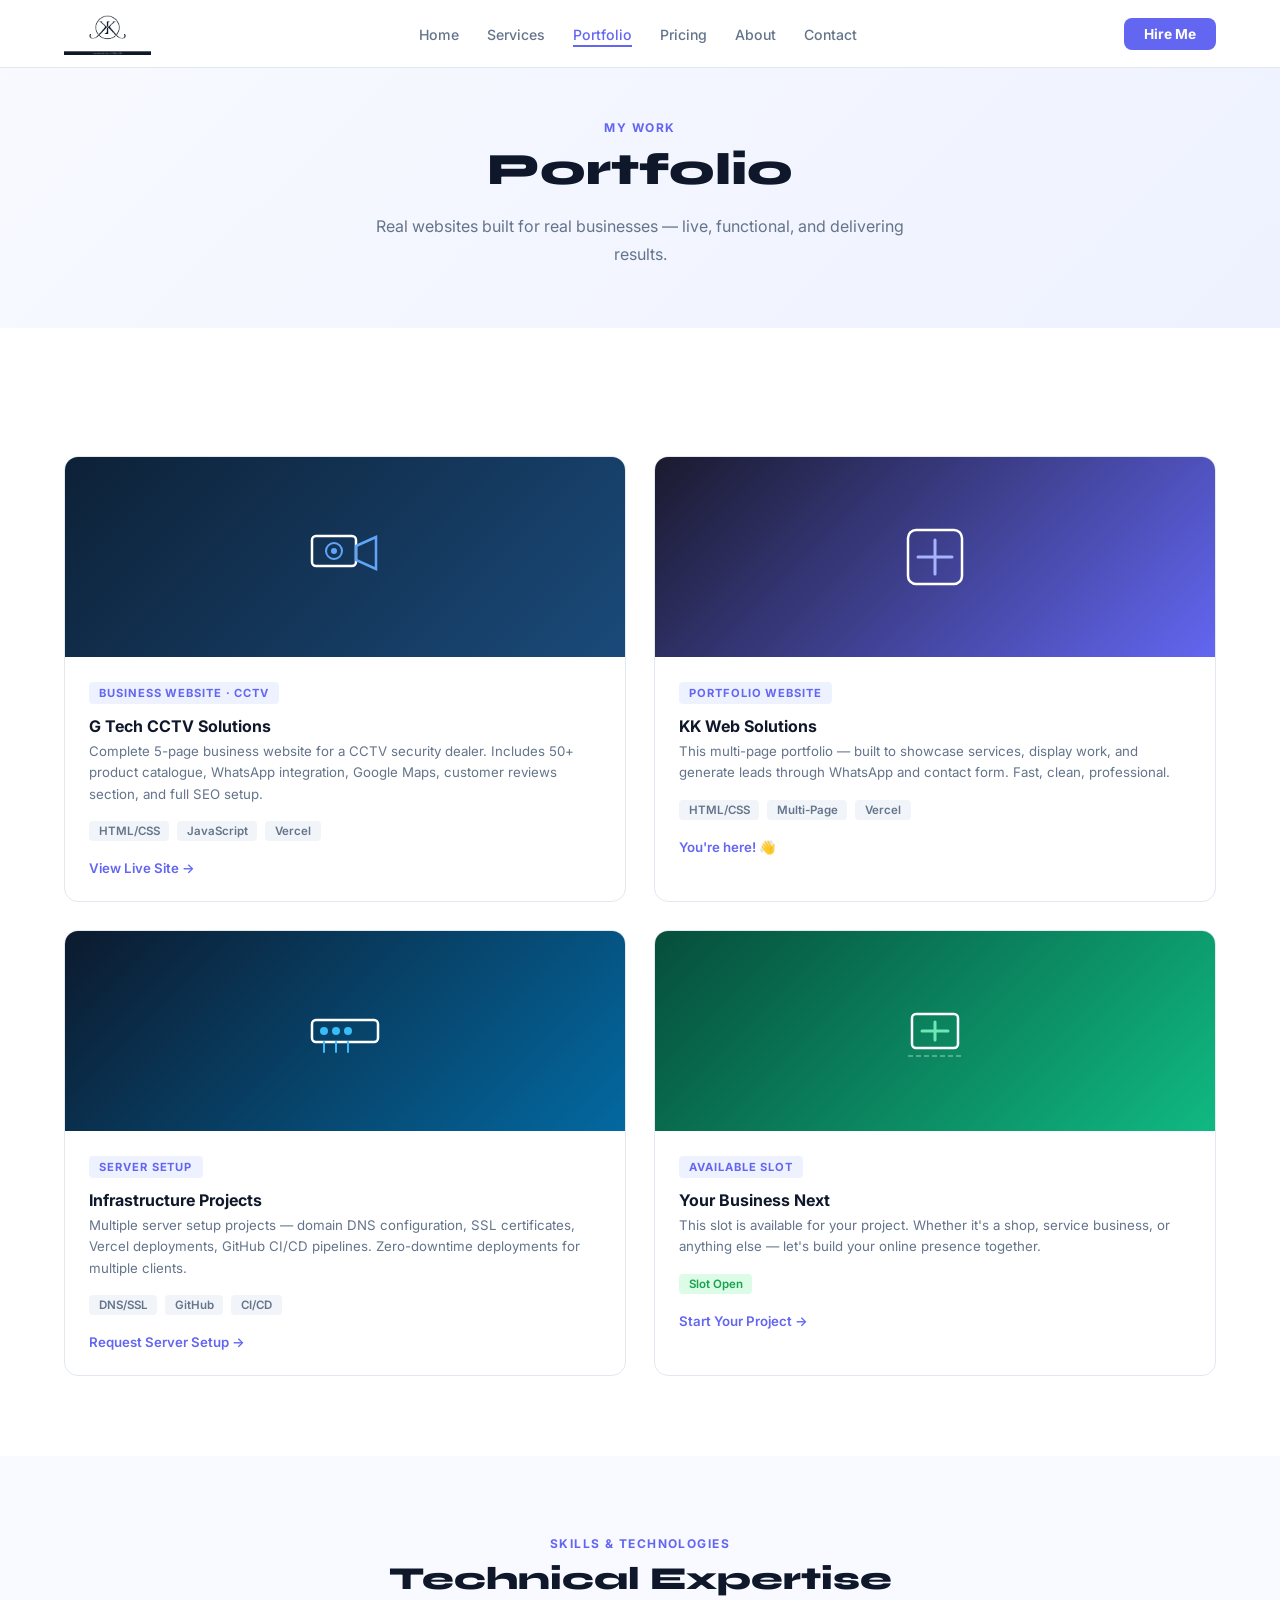
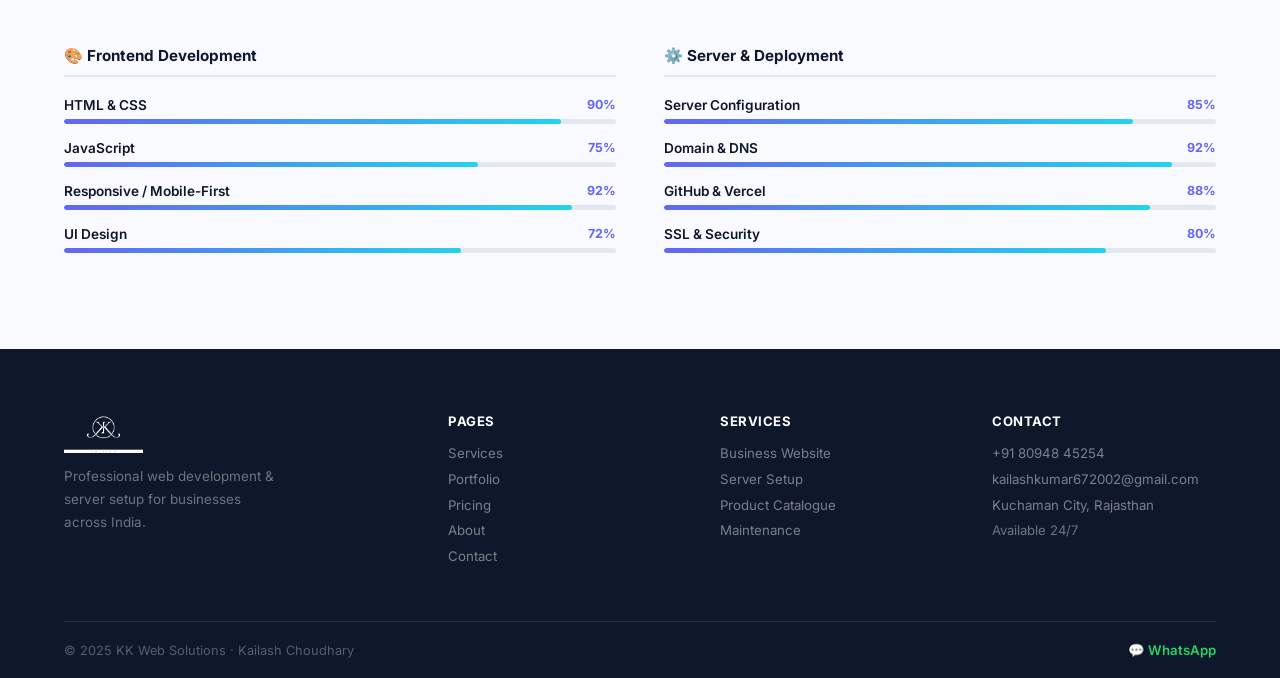
<file: portfolio.html>
<!DOCTYPE html>
<html lang="en">
<head>
  <meta charset="UTF-8"/><meta name="viewport" content="width=device-width, initial-scale=1.0"/>
  <title>Portfolio — KK Web Solutions</title>
  <link rel="preconnect" href="https://fonts.googleapis.com"/>
  <link href="https://fonts.googleapis.com/css2?family=Inter:wght@400;500;600;700;800;900&family=Syne:wght@700;800&display=swap" rel="stylesheet"/>
  <link rel="stylesheet" href="style.css"/>
</head>
<body>
<nav class="navbar"><a href="index.html" class="nav-logo"><img src="logo.png" alt="KK Web Solutions" class="nav-logo-img"/></a><ul class="nav-links"><li><a href="index.html">Home</a></li><li><a href="services.html">Services</a></li><li><a href="portfolio.html" class="active">Portfolio</a></li><li><a href="pricing.html">Pricing</a></li><li><a href="about.html">About</a></li><li><a href="contact.html">Contact</a></li></ul><a href="contact.html" class="nav-cta">Hire Me</a><button class="hamburger" onclick="toggleMenu()">☰</button></nav>
<div class="mobile-menu" id="mobileMenu"><a href="index.html" onclick="closeMenu()">Home</a><a href="services.html" onclick="closeMenu()">Services</a><a href="portfolio.html" onclick="closeMenu()">Portfolio</a><a href="pricing.html" onclick="closeMenu()">Pricing</a><a href="about.html" onclick="closeMenu()">About</a><a href="contact.html" onclick="closeMenu()">Contact</a></div>

<div class="page-hero">
  <span class="eyebrow">My Work</span>
  <h1>Portfolio</h1>
  <p>Real websites built for real businesses — live, functional, and delivering results.</p>
</div>

<section class="section">
  <div class="container">
    <div class="portfolio-grid">
      <div class="proj-card">
        <div class="proj-thumb" style="background:linear-gradient(135deg,#0d2137,#1a4a7a)">
          <svg width="90" height="90" viewBox="0 0 90 90" fill="none"><rect x="12" y="24" width="44" height="30" rx="4" fill="none" stroke="#fff" stroke-width="2.5"/><path d="M56 34l20-9v32l-20-9z" fill="none" stroke="#60a5fa" stroke-width="2.5"/><circle cx="34" cy="39" r="8" fill="none" stroke="#60a5fa" stroke-width="2"/><circle cx="34" cy="39" r="3" fill="#60a5fa"/></svg>
        </div>
        <div class="proj-body">
          <span class="proj-tag">Business Website · CCTV</span>
          <h3>G Tech CCTV Solutions</h3>
          <p>Complete 5-page business website for a CCTV security dealer. Includes 50+ product catalogue, WhatsApp integration, Google Maps, customer reviews section, and full SEO setup.</p>
          <div style="display:flex;gap:8px;margin-bottom:1rem;flex-wrap:wrap">
            <span style="background:#f1f5f9;color:#64748b;font-size:.72rem;font-weight:600;padding:.2rem .6rem;border-radius:4px">HTML/CSS</span>
            <span style="background:#f1f5f9;color:#64748b;font-size:.72rem;font-weight:600;padding:.2rem .6rem;border-radius:4px">JavaScript</span>
            <span style="background:#f1f5f9;color:#64748b;font-size:.72rem;font-weight:600;padding:.2rem .6rem;border-radius:4px">Vercel</span>
          </div>
          <a href="https://www.gtechcctv.com" target="_blank" class="proj-link">View Live Site →</a>
        </div>
      </div>
      <div class="proj-card">
        <div class="proj-thumb" style="background:linear-gradient(135deg,#1a1a2e,#6366f1)">
          <svg width="90" height="90" viewBox="0 0 90 90" fill="none"><rect x="18" y="18" width="54" height="54" rx="8" fill="none" stroke="#fff" stroke-width="2.5"/><path d="M28 45h34M45 28v34" stroke="#a5b4fc" stroke-width="3" stroke-linecap="round"/></svg>
        </div>
        <div class="proj-body">
          <span class="proj-tag">Portfolio Website</span>
          <h3>KK Web Solutions</h3>
          <p>This multi-page portfolio — built to showcase services, display work, and generate leads through WhatsApp and contact form. Fast, clean, professional.</p>
          <div style="display:flex;gap:8px;margin-bottom:1rem;flex-wrap:wrap">
            <span style="background:#f1f5f9;color:#64748b;font-size:.72rem;font-weight:600;padding:.2rem .6rem;border-radius:4px">HTML/CSS</span>
            <span style="background:#f1f5f9;color:#64748b;font-size:.72rem;font-weight:600;padding:.2rem .6rem;border-radius:4px">Multi-Page</span>
            <span style="background:#f1f5f9;color:#64748b;font-size:.72rem;font-weight:600;padding:.2rem .6rem;border-radius:4px">Vercel</span>
          </div>
          <a href="#" class="proj-link">You're here! 👋</a>
        </div>
      </div>
      <div class="proj-card">
        <div class="proj-thumb" style="background:linear-gradient(135deg,#0c1a2e,#0369a1)">
          <svg width="90" height="90" viewBox="0 0 90 90" fill="none"><rect x="12" y="34" width="66" height="22" rx="4" fill="none" stroke="#fff" stroke-width="2.5"/><circle cx="24" cy="45" r="4" fill="#38bdf8"/><circle cx="36" cy="45" r="4" fill="#38bdf8"/><circle cx="48" cy="45" r="4" fill="#38bdf8"/><path d="M24 56v10M36 56v10M48 56v10" stroke="#38bdf8" stroke-width="2" stroke-linecap="round"/></svg>
        </div>
        <div class="proj-body">
          <span class="proj-tag">Server Setup</span>
          <h3>Infrastructure Projects</h3>
          <p>Multiple server setup projects — domain DNS configuration, SSL certificates, Vercel deployments, GitHub CI/CD pipelines. Zero-downtime deployments for multiple clients.</p>
          <div style="display:flex;gap:8px;margin-bottom:1rem;flex-wrap:wrap">
            <span style="background:#f1f5f9;color:#64748b;font-size:.72rem;font-weight:600;padding:.2rem .6rem;border-radius:4px">DNS/SSL</span>
            <span style="background:#f1f5f9;color:#64748b;font-size:.72rem;font-weight:600;padding:.2rem .6rem;border-radius:4px">GitHub</span>
            <span style="background:#f1f5f9;color:#64748b;font-size:.72rem;font-weight:600;padding:.2rem .6rem;border-radius:4px">CI/CD</span>
          </div>
          <a href="contact.html" class="proj-link">Request Server Setup →</a>
        </div>
      </div>
      <div class="proj-card">
        <div class="proj-thumb" style="background:linear-gradient(135deg,#064e3b,#10b981)">
          <svg width="90" height="90" viewBox="0 0 90 90" fill="none"><rect x="22" y="28" width="46" height="34" rx="4" fill="none" stroke="#fff" stroke-width="2.5"/><path d="M32 45h26M45 36v18" stroke="#6ee7b7" stroke-width="3" stroke-linecap="round"/><path d="M18 70h54" stroke="rgba(255,255,255,.3)" stroke-width="2" stroke-dasharray="5 3"/></svg>
        </div>
        <div class="proj-body">
          <span class="proj-tag">Available Slot</span>
          <h3>Your Business Next</h3>
          <p>This slot is available for your project. Whether it's a shop, service business, or anything else — let's build your online presence together.</p>
          <div style="display:flex;gap:8px;margin-bottom:1rem;flex-wrap:wrap">
            <span style="background:#dcfce7;color:#16a34a;font-size:.72rem;font-weight:600;padding:.2rem .6rem;border-radius:4px">Slot Open</span>
          </div>
          <a href="contact.html" class="proj-link">Start Your Project →</a>
        </div>
      </div>
    </div>
  </div>
</section>

<section class="section bg2">
  <div class="container">
    <div class="section-head center">
      <div class="eyebrow">Skills & Technologies</div>
      <h2 class="s-title">Technical Expertise</h2>
    </div>
    <div class="skills-grid">
      <div class="skill-group">
        <h3>🎨 Frontend Development</h3>
        <div class="skill-item"><div class="skill-top"><span class="skill-name">HTML & CSS</span><span class="skill-pct">90%</span></div><div class="skill-bar"><div class="skill-fill" style="width:90%"></div></div></div>
        <div class="skill-item"><div class="skill-top"><span class="skill-name">JavaScript</span><span class="skill-pct">75%</span></div><div class="skill-bar"><div class="skill-fill" style="width:75%"></div></div></div>
        <div class="skill-item"><div class="skill-top"><span class="skill-name">Responsive / Mobile-First</span><span class="skill-pct">92%</span></div><div class="skill-bar"><div class="skill-fill" style="width:92%"></div></div></div>
        <div class="skill-item"><div class="skill-top"><span class="skill-name">UI Design</span><span class="skill-pct">72%</span></div><div class="skill-bar"><div class="skill-fill" style="width:72%"></div></div></div>
      </div>
      <div class="skill-group">
        <h3>⚙️ Server & Deployment</h3>
        <div class="skill-item"><div class="skill-top"><span class="skill-name">Server Configuration</span><span class="skill-pct">85%</span></div><div class="skill-bar"><div class="skill-fill" style="width:85%"></div></div></div>
        <div class="skill-item"><div class="skill-top"><span class="skill-name">Domain & DNS</span><span class="skill-pct">92%</span></div><div class="skill-bar"><div class="skill-fill" style="width:92%"></div></div></div>
        <div class="skill-item"><div class="skill-top"><span class="skill-name">GitHub & Vercel</span><span class="skill-pct">88%</span></div><div class="skill-bar"><div class="skill-fill" style="width:88%"></div></div></div>
        <div class="skill-item"><div class="skill-top"><span class="skill-name">SSL & Security</span><span class="skill-pct">80%</span></div><div class="skill-bar"><div class="skill-fill" style="width:80%"></div></div></div>
      </div>
    </div>
  </div>
</section>

<footer class="footer"><div class="container"><div class="footer-top"><div class="footer-brand"><img src="logo.png" alt="KK Web Solutions" class="footer-logo-img"/><p>Professional web development & server setup for businesses across India.</p></div><div class="footer-links-col"><h4>Pages</h4><a href="services.html">Services</a><a href="portfolio.html">Portfolio</a><a href="pricing.html">Pricing</a><a href="about.html">About</a><a href="contact.html">Contact</a></div><div class="footer-links-col"><h4>Services</h4><a href="services.html">Business Website</a><a href="services.html">Server Setup</a><a href="services.html">Product Catalogue</a><a href="services.html">Maintenance</a></div><div class="footer-links-col"><h4>Contact</h4><a href="tel:+918094845254">+91 80948 45254</a><a href="mailto:kailashkumar672002@gmail.com">kailashkumar672002@gmail.com</a><a href="#">Kuchaman City, Rajasthan</a><span style="color:rgba(255,255,255,.4);font-size:.82rem">Available 24/7</span></div></div><div class="footer-bottom"><p>© 2025 KK Web Solutions · Kailash Choudhary</p><a href="https://wa.me/918094845254" target="_blank" class="footer-wa">💬 WhatsApp</a></div></div></footer>
<script src="main.js"></script>
</body></html>
</file>
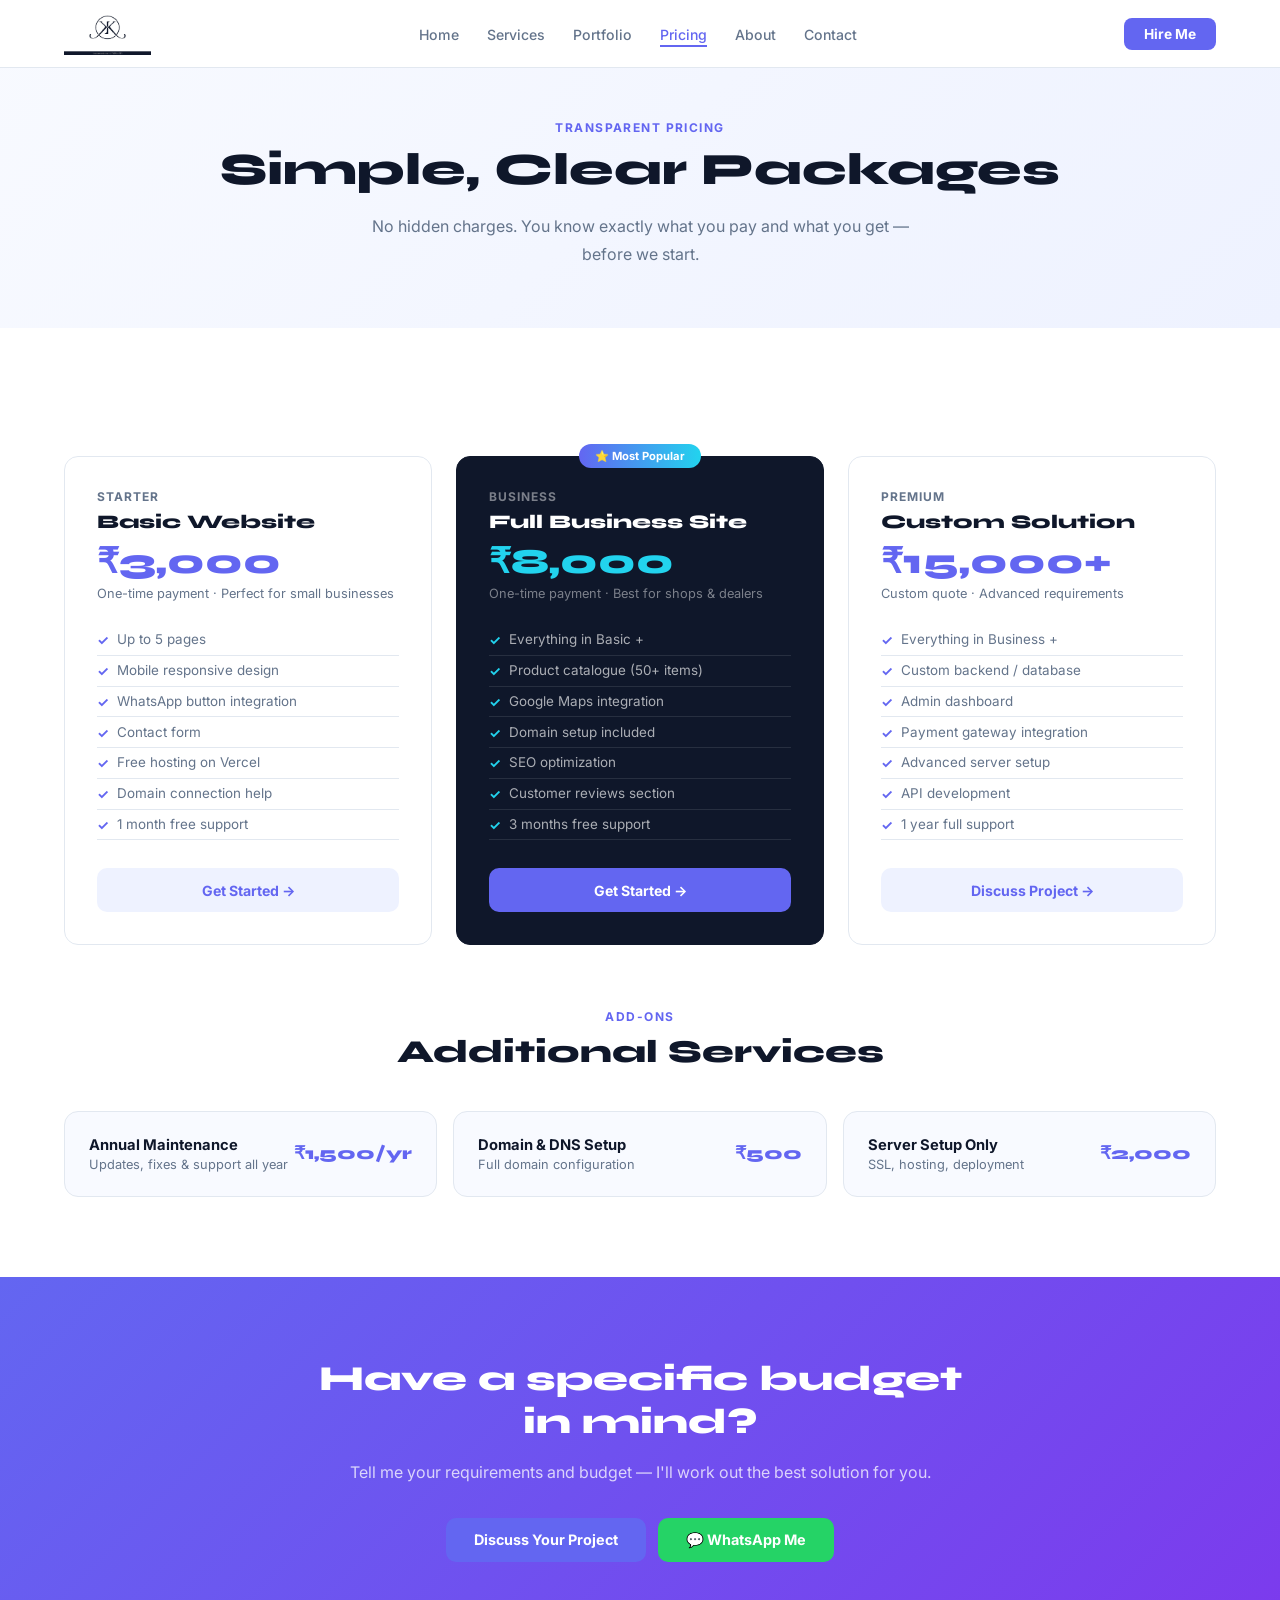
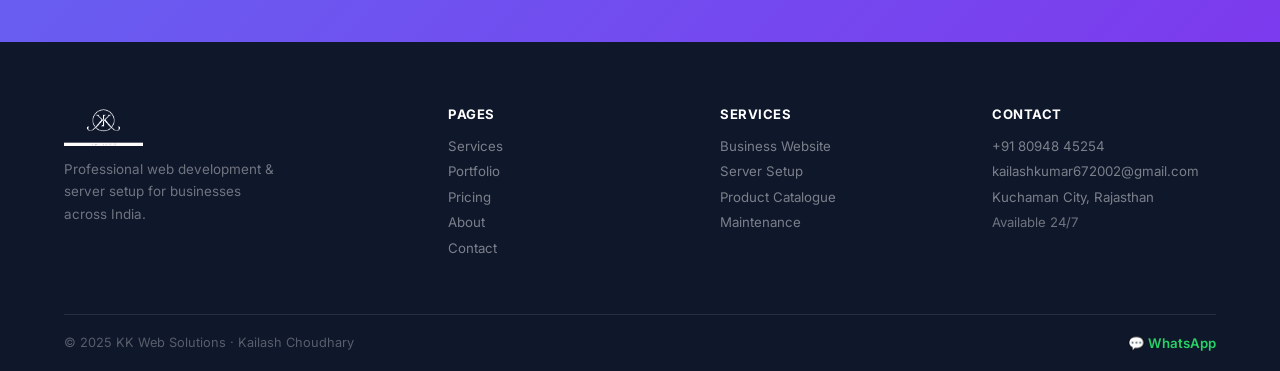
<file: pricing.html>
<!DOCTYPE html>
<html lang="en">
<head>
  <meta charset="UTF-8"/><meta name="viewport" content="width=device-width, initial-scale=1.0"/>
  <title>Pricing — KK Web Solutions</title>
  <link rel="preconnect" href="https://fonts.googleapis.com"/>
  <link href="https://fonts.googleapis.com/css2?family=Inter:wght@400;500;600;700;800;900&family=Syne:wght@700;800&display=swap" rel="stylesheet"/>
  <link rel="stylesheet" href="style.css"/>
</head>
<body>
<nav class="navbar"><a href="index.html" class="nav-logo"><img src="logo.png" alt="KK Web Solutions" class="nav-logo-img"/></a><ul class="nav-links"><li><a href="index.html">Home</a></li><li><a href="services.html">Services</a></li><li><a href="portfolio.html">Portfolio</a></li><li><a href="pricing.html" class="active">Pricing</a></li><li><a href="about.html">About</a></li><li><a href="contact.html">Contact</a></li></ul><a href="contact.html" class="nav-cta">Hire Me</a><button class="hamburger" onclick="toggleMenu()">☰</button></nav>
<div class="mobile-menu" id="mobileMenu"><a href="index.html" onclick="closeMenu()">Home</a><a href="services.html" onclick="closeMenu()">Services</a><a href="portfolio.html" onclick="closeMenu()">Portfolio</a><a href="pricing.html" onclick="closeMenu()">Pricing</a><a href="about.html" onclick="closeMenu()">About</a><a href="contact.html" onclick="closeMenu()">Contact</a></div>

<div class="page-hero">
  <span class="eyebrow">Transparent Pricing</span>
  <h1>Simple, Clear Packages</h1>
  <p>No hidden charges. You know exactly what you pay and what you get — before we start.</p>
</div>

<section class="section">
  <div class="container">
    <div class="pricing-grid">
      <div class="price-card">
        <div class="p-label">Starter</div>
        <div class="p-name">Basic Website</div>
        <div class="p-amount">₹3,000</div>
        <div class="p-desc">One-time payment · Perfect for small businesses</div>
        <ul class="p-features">
          <li class="p-feat">Up to 5 pages</li>
          <li class="p-feat">Mobile responsive design</li>
          <li class="p-feat">WhatsApp button integration</li>
          <li class="p-feat">Contact form</li>
          <li class="p-feat">Free hosting on Vercel</li>
          <li class="p-feat">Domain connection help</li>
          <li class="p-feat">1 month free support</li>
        </ul>
        <a href="https://wa.me/918094845254?text=Hello%20KK%20Web%20Solutions%2C%20I%20need%20Basic%20Website%20package" target="_blank" class="p-btn">Get Started →</a>
      </div>
      <div class="price-card featured">
        <div class="feat-badge">⭐ Most Popular</div>
        <div class="p-label">Business</div>
        <div class="p-name">Full Business Site</div>
        <div class="p-amount">₹8,000</div>
        <div class="p-desc">One-time payment · Best for shops & dealers</div>
        <ul class="p-features">
          <li class="p-feat">Everything in Basic +</li>
          <li class="p-feat">Product catalogue (50+ items)</li>
          <li class="p-feat">Google Maps integration</li>
          <li class="p-feat">Domain setup included</li>
          <li class="p-feat">SEO optimization</li>
          <li class="p-feat">Customer reviews section</li>
          <li class="p-feat">3 months free support</li>
        </ul>
        <a href="https://wa.me/918094845254?text=Hello%20KK%20Web%20Solutions%2C%20I%20need%20Business%20Website%20package" target="_blank" class="p-btn">Get Started →</a>
      </div>
      <div class="price-card">
        <div class="p-label">Premium</div>
        <div class="p-name">Custom Solution</div>
        <div class="p-amount">₹15,000+</div>
        <div class="p-desc">Custom quote · Advanced requirements</div>
        <ul class="p-features">
          <li class="p-feat">Everything in Business +</li>
          <li class="p-feat">Custom backend / database</li>
          <li class="p-feat">Admin dashboard</li>
          <li class="p-feat">Payment gateway integration</li>
          <li class="p-feat">Advanced server setup</li>
          <li class="p-feat">API development</li>
          <li class="p-feat">1 year full support</li>
        </ul>
        <a href="https://wa.me/918094845254?text=Hello%20KK%20Web%20Solutions%2C%20I%20need%20Custom%20Solution" target="_blank" class="p-btn">Discuss Project →</a>
      </div>
    </div>

    <!-- ADD-ONS -->
    <div style="margin-top:4rem">
      <div class="section-head center"><div class="eyebrow">Add-Ons</div><h2 class="s-title">Additional Services</h2></div>
      <div style="display:grid;grid-template-columns:repeat(3,1fr);gap:16px;margin-top:2rem">
        <div style="background:var(--bg2);border:1px solid var(--border);border-radius:var(--r);padding:1.5rem;display:flex;justify-content:space-between;align-items:center"><div><h4 style="font-size:.92rem;font-weight:700;margin-bottom:.2rem">Annual Maintenance</h4><p style="font-size:.8rem;color:var(--muted)">Updates, fixes & support all year</p></div><span style="font-family:'Syne',sans-serif;font-weight:800;color:var(--accent);font-size:1.1rem;white-space:nowrap">₹1,500/yr</span></div>
        <div style="background:var(--bg2);border:1px solid var(--border);border-radius:var(--r);padding:1.5rem;display:flex;justify-content:space-between;align-items:center"><div><h4 style="font-size:.92rem;font-weight:700;margin-bottom:.2rem">Domain & DNS Setup</h4><p style="font-size:.8rem;color:var(--muted)">Full domain configuration</p></div><span style="font-family:'Syne',sans-serif;font-weight:800;color:var(--accent);font-size:1.1rem;white-space:nowrap">₹500</span></div>
        <div style="background:var(--bg2);border:1px solid var(--border);border-radius:var(--r);padding:1.5rem;display:flex;justify-content:space-between;align-items:center"><div><h4 style="font-size:.92rem;font-weight:700;margin-bottom:.2rem">Server Setup Only</h4><p style="font-size:.8rem;color:var(--muted)">SSL, hosting, deployment</p></div><span style="font-family:'Syne',sans-serif;font-weight:800;color:var(--accent);font-size:1.1rem;white-space:nowrap">₹2,000</span></div>
      </div>
    </div>
  </div>
</section>

<section class="cta-section">
  <div class="container"><div class="cta-inner"><h2>Have a specific budget in mind?</h2><p>Tell me your requirements and budget — I'll work out the best solution for you.</p><div class="cta-btns"><a href="contact.html" class="btn-primary">Discuss Your Project</a><a href="https://wa.me/918094845254" target="_blank" class="btn-wa">💬 WhatsApp Me</a></div></div></div>
</section>

<footer class="footer"><div class="container"><div class="footer-top"><div class="footer-brand"><img src="logo.png" alt="KK Web Solutions" class="footer-logo-img"/><p>Professional web development & server setup for businesses across India.</p></div><div class="footer-links-col"><h4>Pages</h4><a href="services.html">Services</a><a href="portfolio.html">Portfolio</a><a href="pricing.html">Pricing</a><a href="about.html">About</a><a href="contact.html">Contact</a></div><div class="footer-links-col"><h4>Services</h4><a href="services.html">Business Website</a><a href="services.html">Server Setup</a><a href="services.html">Product Catalogue</a><a href="services.html">Maintenance</a></div><div class="footer-links-col"><h4>Contact</h4><a href="tel:+918094845254">+91 80948 45254</a><a href="mailto:kailashkumar672002@gmail.com">kailashkumar672002@gmail.com</a><a href="#">Kuchaman City, Rajasthan</a><span style="color:rgba(255,255,255,.4);font-size:.82rem">Available 24/7</span></div></div><div class="footer-bottom"><p>© 2025 KK Web Solutions · Kailash Choudhary</p><a href="https://wa.me/918094845254" target="_blank" class="footer-wa">💬 WhatsApp</a></div></div></footer>
<script src="main.js"></script>
</body></html>
</file>
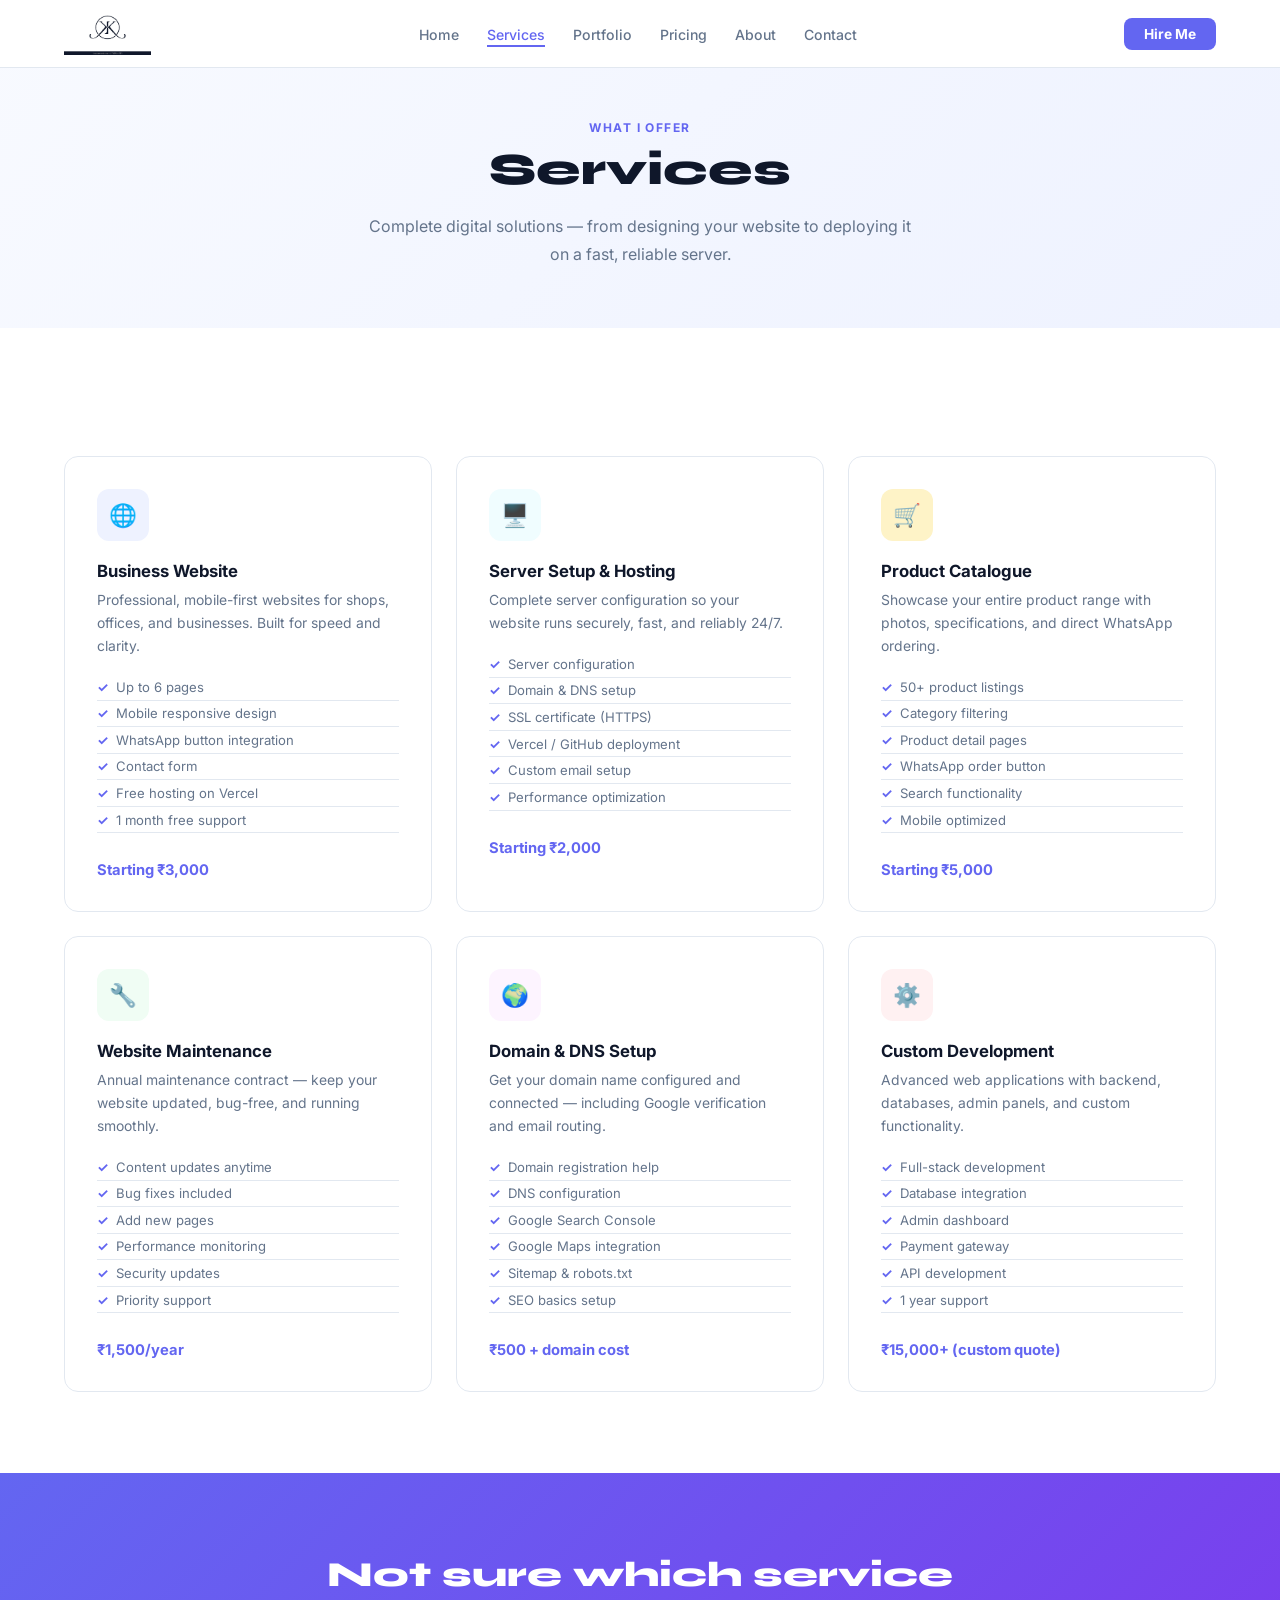
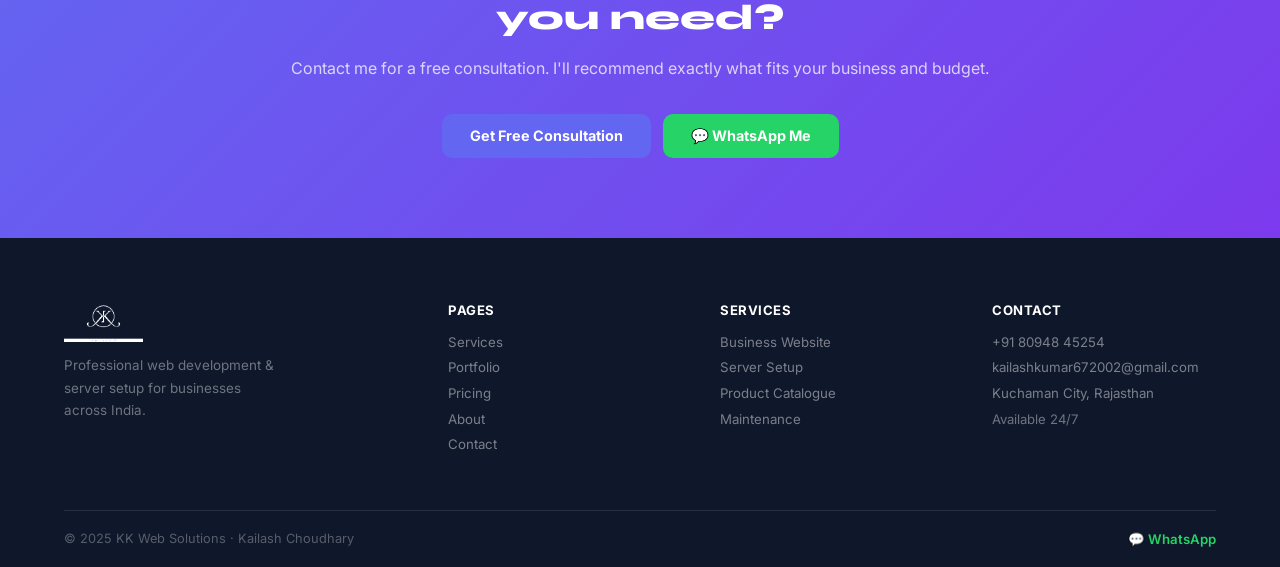
<file: services.html>
<!DOCTYPE html>
<html lang="en">
<head>
  <meta charset="UTF-8"/><meta name="viewport" content="width=device-width, initial-scale=1.0"/>
  <title>Services — KK Web Solutions</title>
  <link rel="preconnect" href="https://fonts.googleapis.com"/>
  <link href="https://fonts.googleapis.com/css2?family=Inter:wght@400;500;600;700;800;900&family=Syne:wght@700;800&display=swap" rel="stylesheet"/>
  <link rel="stylesheet" href="style.css"/>
</head>
<body>
<nav class="navbar"><a href="index.html" class="nav-logo"><img src="logo.png" alt="KK Web Solutions" class="nav-logo-img"/></a><ul class="nav-links"><li><a href="index.html">Home</a></li><li><a href="services.html" class="active">Services</a></li><li><a href="portfolio.html">Portfolio</a></li><li><a href="pricing.html">Pricing</a></li><li><a href="about.html">About</a></li><li><a href="contact.html">Contact</a></li></ul><a href="contact.html" class="nav-cta">Hire Me</a><button class="hamburger" onclick="toggleMenu()">☰</button></nav>
<div class="mobile-menu" id="mobileMenu"><a href="index.html" onclick="closeMenu()">Home</a><a href="services.html" onclick="closeMenu()">Services</a><a href="portfolio.html" onclick="closeMenu()">Portfolio</a><a href="pricing.html" onclick="closeMenu()">Pricing</a><a href="about.html" onclick="closeMenu()">About</a><a href="contact.html" onclick="closeMenu()">Contact</a></div>

<div class="page-hero">
  <span class="eyebrow">What I Offer</span>
  <h1>Services</h1>
  <p>Complete digital solutions — from designing your website to deploying it on a fast, reliable server.</p>
</div>

<section class="section">
  <div class="container">
    <div class="services-grid">
      <div class="svc-card"><div class="svc-icon" style="background:#eef2ff">🌐</div><h3>Business Website</h3><p>Professional, mobile-first websites for shops, offices, and businesses. Built for speed and clarity.</p><ul class="svc-features"><li>Up to 6 pages</li><li>Mobile responsive design</li><li>WhatsApp button integration</li><li>Contact form</li><li>Free hosting on Vercel</li><li>1 month free support</li></ul><div class="svc-price">Starting ₹3,000</div></div>
      <div class="svc-card"><div class="svc-icon" style="background:#f0fdff">🖥️</div><h3>Server Setup & Hosting</h3><p>Complete server configuration so your website runs securely, fast, and reliably 24/7.</p><ul class="svc-features"><li>Server configuration</li><li>Domain & DNS setup</li><li>SSL certificate (HTTPS)</li><li>Vercel / GitHub deployment</li><li>Custom email setup</li><li>Performance optimization</li></ul><div class="svc-price">Starting ₹2,000</div></div>
      <div class="svc-card"><div class="svc-icon" style="background:#fef3c7">🛒</div><h3>Product Catalogue</h3><p>Showcase your entire product range with photos, specifications, and direct WhatsApp ordering.</p><ul class="svc-features"><li>50+ product listings</li><li>Category filtering</li><li>Product detail pages</li><li>WhatsApp order button</li><li>Search functionality</li><li>Mobile optimized</li></ul><div class="svc-price">Starting ₹5,000</div></div>
      <div class="svc-card"><div class="svc-icon" style="background:#f0fdf4">🔧</div><h3>Website Maintenance</h3><p>Annual maintenance contract — keep your website updated, bug-free, and running smoothly.</p><ul class="svc-features"><li>Content updates anytime</li><li>Bug fixes included</li><li>Add new pages</li><li>Performance monitoring</li><li>Security updates</li><li>Priority support</li></ul><div class="svc-price">₹1,500/year</div></div>
      <div class="svc-card"><div class="svc-icon" style="background:#fdf4ff">🌍</div><h3>Domain & DNS Setup</h3><p>Get your domain name configured and connected — including Google verification and email routing.</p><ul class="svc-features"><li>Domain registration help</li><li>DNS configuration</li><li>Google Search Console</li><li>Google Maps integration</li><li>Sitemap & robots.txt</li><li>SEO basics setup</li></ul><div class="svc-price">₹500 + domain cost</div></div>
      <div class="svc-card"><div class="svc-icon" style="background:#fff1f2">⚙️</div><h3>Custom Development</h3><p>Advanced web applications with backend, databases, admin panels, and custom functionality.</p><ul class="svc-features"><li>Full-stack development</li><li>Database integration</li><li>Admin dashboard</li><li>Payment gateway</li><li>API development</li><li>1 year support</li></ul><div class="svc-price">₹15,000+ (custom quote)</div></div>
    </div>
  </div>
</section>

<section class="cta-section">
  <div class="container"><div class="cta-inner"><h2>Not sure which service you need?</h2><p>Contact me for a free consultation. I'll recommend exactly what fits your business and budget.</p><div class="cta-btns"><a href="contact.html" class="btn-primary">Get Free Consultation</a><a href="https://wa.me/918094845254" target="_blank" class="btn-wa">💬 WhatsApp Me</a></div></div></div>
</section>

<footer class="footer"><div class="container"><div class="footer-top"><div class="footer-brand"><img src="logo.png" alt="KK Web Solutions" class="footer-logo-img"/><p>Professional web development & server setup for businesses across India.</p></div><div class="footer-links-col"><h4>Pages</h4><a href="services.html">Services</a><a href="portfolio.html">Portfolio</a><a href="pricing.html">Pricing</a><a href="about.html">About</a><a href="contact.html">Contact</a></div><div class="footer-links-col"><h4>Services</h4><a href="services.html">Business Website</a><a href="services.html">Server Setup</a><a href="services.html">Product Catalogue</a><a href="services.html">Maintenance</a></div><div class="footer-links-col"><h4>Contact</h4><a href="tel:+918094845254">+91 80948 45254</a><a href="mailto:kailashkumar672002@gmail.com">kailashkumar672002@gmail.com</a><a href="#">Kuchaman City, Rajasthan</a><span style="color:rgba(255,255,255,.4);font-size:.82rem">Available 24/7</span></div></div><div class="footer-bottom"><p>© 2025 KK Web Solutions · Kailash Choudhary</p><a href="https://wa.me/918094845254" target="_blank" class="footer-wa">💬 WhatsApp</a></div></div></footer>
<script src="main.js"></script>
</body></html>
</file>
<file: style.css>
*,*::before,*::after{box-sizing:border-box;margin:0;padding:0}
:root{--primary:#0f172a;--accent:#6366f1;--accent2:#22d3ee;--text:#0f172a;--muted:#64748b;--border:#e2e8f0;--bg:#fff;--bg2:#f8faff;--r:14px}
html{scroll-behavior:smooth}
body{font-family:'Inter',sans-serif;color:var(--text);background:var(--bg);overflow-x:hidden}

/* NAV */
.navbar{position:fixed;top:0;left:0;right:0;z-index:999;background:rgba(255,255,255,.95);backdrop-filter:blur(12px);border-bottom:1px solid var(--border);padding:0 5%;display:flex;align-items:center;justify-content:space-between;height:68px}
.nav-logo{font-family:'Syne',sans-serif;font-size:1.4rem;font-weight:800;color:var(--primary);text-decoration:none;display:flex;align-items:center;gap:5px}
.nav-logo span{color:var(--accent)}
.nav-dot{width:7px;height:7px;border-radius:50%;background:var(--accent);animation:pulse 2s infinite}
@keyframes pulse{0%,100%{transform:scale(1);opacity:1}50%{transform:scale(1.5);opacity:.5}}
.nav-links{display:flex;gap:1.75rem;list-style:none}
.nav-links a{text-decoration:none;color:var(--muted);font-weight:500;font-size:.88rem;transition:color .2s;padding-bottom:2px;border-bottom:2px solid transparent}
.nav-links a:hover,.nav-links a.active{color:var(--accent);border-bottom-color:var(--accent)}
.nav-cta{background:var(--accent);color:#fff;padding:.5rem 1.25rem;border-radius:8px;font-weight:700;font-size:.86rem;text-decoration:none;transition:background .2s;white-space:nowrap}
.nav-cta:hover{background:#4f46e5}
.hamburger{display:none;background:none;border:none;cursor:pointer;font-size:1.5rem;color:var(--text)}
.mobile-menu{display:none;position:fixed;top:68px;left:0;right:0;background:#fff;border-bottom:1px solid var(--border);padding:1rem 5%;z-index:998;flex-direction:column}
.mobile-menu.open{display:flex}
.mobile-menu a{padding:.85rem 0;color:var(--text);text-decoration:none;font-weight:600;border-bottom:1px solid var(--border);font-size:.95rem}

/* HERO */
.hero{min-height:100vh;padding:120px 5% 80px;display:flex;align-items:center;background:linear-gradient(135deg,#f8faff 0%,#eef2ff 60%,#f0fdff 100%);position:relative;overflow:hidden}
.hero::before{content:'';position:absolute;top:-150px;right:-150px;width:500px;height:500px;background:radial-gradient(circle,rgba(99,102,241,.1) 0%,transparent 70%);border-radius:50%}
.hero-inner{max-width:1200px;margin:0 auto;width:100%;display:grid;grid-template-columns:1fr 1fr;gap:4rem;align-items:center;position:relative;z-index:1}
.hero-badge{display:inline-flex;align-items:center;gap:6px;background:#eef2ff;color:var(--accent);padding:.4rem 1rem;border-radius:50px;font-size:.78rem;font-weight:600;letter-spacing:.04em;margin-bottom:1.25rem;border:1px solid #c7d2fe}
.hero h1{font-family:'Syne',sans-serif;font-size:clamp(1.9rem,3.5vw,3rem);font-weight:800;line-height:1.15;color:var(--primary);margin-bottom:1.25rem}
.hero h1 em{color:var(--accent);font-style:normal}
.hero p{font-size:.97rem;color:var(--muted);line-height:1.75;margin-bottom:2rem;max-width:480px}
.hero-btns{display:flex;gap:12px;flex-wrap:wrap;margin-bottom:2rem}
.hero-trust{display:flex;align-items:center;gap:1.25rem}
.trust-item{display:flex;flex-direction:column}
.trust-num{font-family:'Syne',sans-serif;font-weight:800;font-size:1.1rem;color:var(--primary)}
.trust-label{font-size:.72rem;color:var(--muted);margin-top:1px}
.trust-div{width:1px;height:32px;background:var(--border)}

/* HERO CARD */
.hero-visual{display:flex;align-items:center;justify-content:center;position:relative}
.hero-card{background:#fff;border-radius:20px;padding:1.75rem;box-shadow:0 20px 60px rgba(0,0,0,.1);width:100%;max-width:360px;border:1px solid var(--border);position:relative}
.float-badge{position:absolute;background:#fff;border-radius:10px;padding:.5rem .9rem;box-shadow:0 8px 24px rgba(0,0,0,.1);font-size:.78rem;font-weight:600;display:flex;align-items:center;gap:5px;border:1px solid var(--border);animation:floatY 3s ease-in-out infinite;white-space:nowrap}
.fb1{top:-16px;right:-10px}
.fb2{bottom:16px;left:-20px;animation-delay:1s}
@keyframes floatY{0%,100%{transform:translateY(0)}50%{transform:translateY(-8px)}}
.hc-top{display:flex;align-items:center;gap:10px;margin-bottom:1.25rem}
.hc-av{width:48px;height:48px;border-radius:50%;background:linear-gradient(135deg,var(--accent),var(--accent2));display:flex;align-items:center;justify-content:center;color:#fff;font-family:'Syne',sans-serif;font-weight:800;font-size:1rem;flex-shrink:0}
.hc-name{font-weight:700;font-size:.92rem}
.hc-role{font-size:.74rem;color:var(--muted)}
.hc-status{margin-left:auto;background:#dcfce7;color:#16a34a;font-size:.7rem;font-weight:600;padding:.22rem .65rem;border-radius:50px;white-space:nowrap}
.hc-tags{display:flex;flex-wrap:wrap;gap:6px;margin-bottom:1.25rem}
.hc-tag{background:#f1f5f9;color:var(--muted);font-size:.72rem;font-weight:600;padding:.25rem .65rem;border-radius:6px}
.hc-tag.on{background:#eef2ff;color:var(--accent)}
.hc-stats{display:grid;grid-template-columns:1fr 1fr 1fr;gap:8px}
.hc-stat{background:var(--bg2);border-radius:10px;padding:.65rem .5rem;text-align:center}
.hc-stat-n{font-family:'Syne',sans-serif;font-weight:800;font-size:1.15rem;color:var(--primary)}
.hc-stat-l{font-size:.65rem;color:var(--muted);margin-top:2px}

/* BUTTONS */
.btn-primary{background:var(--accent);color:#fff;padding:.8rem 1.75rem;border-radius:10px;font-weight:700;font-size:.9rem;text-decoration:none;transition:all .2s;display:inline-flex;align-items:center;gap:8px}
.btn-primary:hover{background:#4f46e5;transform:translateY(-2px);box-shadow:0 8px 24px rgba(99,102,241,.3)}
.btn-secondary{background:#fff;color:var(--primary);padding:.8rem 1.75rem;border-radius:10px;font-weight:600;font-size:.9rem;text-decoration:none;transition:all .2s;border:1.5px solid var(--border);display:inline-flex;align-items:center;gap:8px}
.btn-secondary:hover{border-color:var(--accent);color:var(--accent)}
.btn-wa{background:#25d366;color:#fff;padding:.8rem 1.75rem;border-radius:10px;font-weight:700;font-size:.9rem;text-decoration:none;transition:all .2s;display:inline-flex;align-items:center;gap:8px}
.btn-wa:hover{background:#22c35e}

/* SECTIONS */
section.section{padding:5rem 5%}
.container{max-width:1200px;margin:0 auto}
.bg-dark{background:var(--primary)}
.bg2{background:var(--bg2)}
.eyebrow{font-size:.75rem;font-weight:700;letter-spacing:.12em;text-transform:uppercase;color:var(--accent);margin-bottom:.5rem}
.eyebrow.light{color:var(--accent2)}
.s-title{font-family:'Syne',sans-serif;font-size:clamp(1.5rem,2.8vw,2rem);font-weight:800;color:var(--primary);margin-bottom:.75rem}
.s-title.light{color:#fff}
.s-sub{font-size:.95rem;color:var(--muted);max-width:540px;line-height:1.7;margin-bottom:2.5rem}
.center-text{text-align:center}
.section-head.center{text-align:center;margin-bottom:2.5rem}
.section-head.center .s-sub{margin:0 auto 2.5rem}

/* SERVICES MINI */
.services-mini-grid{display:grid;grid-template-columns:repeat(4,1fr);gap:20px}
.svc-mini{background:rgba(255,255,255,.06);border:1px solid rgba(255,255,255,.1);border-radius:var(--r);padding:1.75rem;transition:all .3s}
.svc-mini:hover{background:rgba(255,255,255,.1);transform:translateY(-4px)}
.svc-mini-icon{font-size:1.75rem;margin-bottom:1rem}
.svc-mini h3{font-size:.95rem;font-weight:700;color:#fff;margin-bottom:.5rem}
.svc-mini p{font-size:.82rem;color:rgba(255,255,255,.55);line-height:1.6;margin-bottom:.75rem}
.svc-mini a{font-size:.8rem;font-weight:600;color:var(--accent2);text-decoration:none}
.svc-mini a:hover{text-decoration:underline}

/* PROCESS */
.process-steps{display:grid;grid-template-columns:repeat(4,1fr);gap:24px;position:relative}
.process-steps::before{content:'';position:absolute;top:28px;left:10%;right:10%;height:2px;background:linear-gradient(90deg,var(--accent),var(--accent2))}
.step{text-align:center;position:relative;z-index:1}
.step-num{width:56px;height:56px;border-radius:50%;background:#fff;border:2.5px solid var(--accent);display:flex;align-items:center;justify-content:center;margin:0 auto 1rem;font-family:'Syne',sans-serif;font-weight:800;font-size:1.1rem;color:var(--accent);box-shadow:0 4px 16px rgba(99,102,241,.15)}
.step h3{font-size:.95rem;font-weight:700;margin-bottom:.4rem}
.step p{font-size:.82rem;color:var(--muted);line-height:1.6}

/* WHY */
.why-grid{display:grid;grid-template-columns:repeat(3,1fr);gap:20px}
.why-card{padding:1.75rem;border-radius:var(--r);background:#fff;border:1.5px solid var(--border);transition:all .3s}
.why-card:hover{border-color:var(--accent);transform:translateY(-4px);box-shadow:0 10px 30px rgba(99,102,241,.1)}
.why-icon{font-size:1.75rem;margin-bottom:.75rem}
.why-card h3{font-size:.95rem;font-weight:700;margin-bottom:.4rem}
.why-card p{font-size:.83rem;color:var(--muted);line-height:1.65}

/* CTA */
.cta-section{background:linear-gradient(135deg,var(--accent),#7c3aed);padding:5rem 5%}
.cta-inner{max-width:700px;margin:0 auto;text-align:center}
.cta-inner h2{font-family:'Syne',sans-serif;font-size:clamp(1.5rem,3vw,2.2rem);font-weight:800;color:#fff;margin-bottom:1rem}
.cta-inner p{color:rgba(255,255,255,.75);font-size:1rem;margin-bottom:2rem;line-height:1.7}
.cta-btns{display:flex;gap:12px;justify-content:center;flex-wrap:wrap}

/* PAGE HERO */
.page-hero{padding:120px 5% 60px;background:linear-gradient(135deg,#f8faff,#eef2ff);text-align:center}
.page-hero .eyebrow{display:block;margin-bottom:.5rem}
.page-hero h1{font-family:'Syne',sans-serif;font-size:clamp(1.8rem,4vw,2.8rem);font-weight:800;color:var(--primary);margin-bottom:1rem}
.page-hero p{font-size:1rem;color:var(--muted);max-width:560px;margin:0 auto;line-height:1.75}

/* SERVICES PAGE */
.services-grid{display:grid;grid-template-columns:repeat(3,1fr);gap:24px;margin-top:3rem}
.svc-card{background:#fff;border-radius:var(--r);padding:2rem;border:1.5px solid var(--border);transition:all .3s;position:relative;overflow:hidden}
.svc-card::before{content:'';position:absolute;top:0;left:0;right:0;height:3px;background:linear-gradient(90deg,var(--accent),var(--accent2));transform:scaleX(0);transition:transform .3s}
.svc-card:hover{transform:translateY(-6px);box-shadow:0 20px 50px rgba(0,0,0,.08)}
.svc-card:hover::before{transform:scaleX(1)}
.svc-icon{width:52px;height:52px;border-radius:12px;display:flex;align-items:center;justify-content:center;font-size:1.4rem;margin-bottom:1.25rem}
.svc-card h3{font-size:1.05rem;font-weight:700;margin-bottom:.5rem}
.svc-card p{font-size:.87rem;color:var(--muted);line-height:1.65;margin-bottom:1rem}
.svc-features{list-style:none;margin-bottom:1.25rem}
.svc-features li{font-size:.82rem;color:var(--muted);padding:.3rem 0;display:flex;align-items:center;gap:7px;border-bottom:1px solid var(--border)}
.svc-features li::before{content:'✓';color:var(--accent);font-weight:700;flex-shrink:0}
.svc-price{font-weight:700;color:var(--accent);font-size:.92rem;padding-top:.5rem}

/* PORTFOLIO */
.portfolio-grid{display:grid;grid-template-columns:repeat(2,1fr);gap:28px;margin-top:3rem}
.proj-card{border-radius:var(--r);overflow:hidden;border:1.5px solid var(--border);transition:all .3s;background:#fff}
.proj-card:hover{transform:translateY(-4px);box-shadow:0 16px 40px rgba(0,0,0,.1)}
.proj-thumb{height:200px;display:flex;align-items:center;justify-content:center}
.proj-body{padding:1.5rem}
.proj-tag{font-size:.7rem;font-weight:700;letter-spacing:.08em;text-transform:uppercase;color:var(--accent);background:#eef2ff;padding:.22rem .65rem;border-radius:4px;display:inline-block;margin-bottom:.75rem}
.proj-body h3{font-size:1rem;font-weight:700;margin-bottom:.35rem}
.proj-body p{font-size:.83rem;color:var(--muted);line-height:1.6;margin-bottom:1rem}
.proj-link{font-size:.83rem;font-weight:600;color:var(--accent);text-decoration:none}
.proj-link:hover{text-decoration:underline}

/* SKILLS */
.skills-grid{display:grid;grid-template-columns:repeat(2,1fr);gap:3rem;margin-top:3rem}
.skill-group h3{font-size:.95rem;font-weight:700;margin-bottom:1.25rem;padding-bottom:.6rem;border-bottom:2px solid var(--border)}
.skill-item{margin-bottom:1rem}
.skill-top{display:flex;justify-content:space-between;margin-bottom:.38rem}
.skill-name{font-size:.85rem;font-weight:600}
.skill-pct{font-size:.78rem;color:var(--accent);font-weight:700}
.skill-bar{height:5px;background:#e2e8f0;border-radius:3px;overflow:hidden}
.skill-fill{height:100%;border-radius:3px;background:linear-gradient(90deg,var(--accent),var(--accent2))}

/* PRICING */
.pricing-grid{display:grid;grid-template-columns:repeat(3,1fr);gap:24px;margin-top:3rem}
.price-card{border-radius:var(--r);border:1.5px solid var(--border);padding:2rem;transition:all .3s;position:relative;background:#fff}
.price-card.featured{background:var(--primary);border-color:var(--primary)}
.feat-badge{position:absolute;top:-13px;left:50%;transform:translateX(-50%);background:linear-gradient(90deg,var(--accent),var(--accent2));color:#fff;font-size:.7rem;font-weight:700;padding:.3rem 1rem;border-radius:50px;white-space:nowrap}
.price-card:not(.featured):hover{transform:translateY(-6px);box-shadow:0 20px 50px rgba(0,0,0,.08)}
.p-label{font-size:.75rem;font-weight:700;letter-spacing:.08em;text-transform:uppercase;color:var(--muted);margin-bottom:.4rem}
.price-card.featured .p-label{color:rgba(255,255,255,.45)}
.p-name{font-family:'Syne',sans-serif;font-size:1.2rem;font-weight:800;margin-bottom:.4rem}
.price-card.featured .p-name{color:#fff}
.p-amount{font-family:'Syne',sans-serif;font-size:2.2rem;font-weight:800;color:var(--accent);margin-bottom:.2rem}
.price-card.featured .p-amount{color:var(--accent2)}
.p-desc{font-size:.8rem;color:var(--muted);margin-bottom:1.5rem}
.price-card.featured .p-desc{color:rgba(255,255,255,.45)}
.p-features{list-style:none;margin-bottom:1.75rem}
.p-feat{font-size:.84rem;color:var(--muted);padding:.4rem 0;border-bottom:1px solid var(--border);display:flex;align-items:flex-start;gap:8px}
.price-card.featured .p-feat{color:rgba(255,255,255,.65);border-bottom-color:rgba(255,255,255,.1)}
.p-feat::before{content:'✓';color:var(--accent);font-weight:700;flex-shrink:0;margin-top:1px}
.price-card.featured .p-feat::before{color:var(--accent2)}
.p-btn{display:block;text-align:center;padding:.82rem;border-radius:10px;font-weight:700;font-size:.88rem;text-decoration:none;background:#eef2ff;color:var(--accent);transition:all .2s}
.price-card.featured .p-btn{background:var(--accent);color:#fff}
.p-btn:hover{opacity:.85}

/* ABOUT */
.about-grid{display:grid;grid-template-columns:1fr 1fr;gap:4rem;align-items:center;margin-top:3rem}
.about-img-box{border-radius:20px;overflow:hidden;background:linear-gradient(135deg,var(--accent),#7c3aed);height:420px;display:flex;align-items:center;justify-content:center;position:relative}
.about-avatar{font-family:'Syne',sans-serif;font-size:5rem;font-weight:800;color:rgba(255,255,255,.15)}
.about-badge-stack{position:absolute;bottom:24px;left:24px;display:flex;flex-direction:column;gap:8px}
.about-badge{background:rgba(255,255,255,.12);backdrop-filter:blur(8px);border:1px solid rgba(255,255,255,.2);border-radius:10px;padding:.6rem 1rem;color:#fff;font-size:.8rem;font-weight:600}
.about-content h2{font-family:'Syne',sans-serif;font-size:clamp(1.5rem,2.5vw,2rem);font-weight:800;color:var(--primary);margin-bottom:1rem}
.about-content p{font-size:.92rem;color:var(--muted);line-height:1.8;margin-bottom:1.25rem}
.about-stats{display:grid;grid-template-columns:repeat(3,1fr);gap:16px;margin:1.75rem 0}
.ab-stat{text-align:center;padding:1rem;background:var(--bg2);border-radius:12px;border:1px solid var(--border)}
.ab-stat-n{font-family:'Syne',sans-serif;font-size:1.5rem;font-weight:800;color:var(--accent)}
.ab-stat-l{font-size:.72rem;color:var(--muted);margin-top:2px}

/* CONTACT */
.contact-grid{display:grid;grid-template-columns:1fr 1fr;gap:4rem;margin-top:3rem}
.contact-info{}
.ci-card{display:flex;align-items:flex-start;gap:14px;padding:1.25rem;background:var(--bg2);border-radius:12px;border:1px solid var(--border);margin-bottom:14px;transition:all .2s}
.ci-card:hover{border-color:var(--accent)}
.ci-icon{width:42px;height:42px;border-radius:10px;background:var(--accent);display:flex;align-items:center;justify-content:center;font-size:1.1rem;flex-shrink:0;color:#fff}
.ci-card h4{font-size:.78rem;color:var(--muted);margin-bottom:.2rem;font-weight:500}
.ci-card a,.ci-card p{color:var(--text);text-decoration:none;font-weight:600;font-size:.9rem;word-break:break-all}
.ci-card a:hover{color:var(--accent)}
.contact-form{background:#fff;border-radius:var(--r);border:1.5px solid var(--border);padding:2rem}
.contact-form h3{font-family:'Syne',sans-serif;font-weight:800;font-size:1.1rem;margin-bottom:1.5rem}
.cf{display:flex;flex-direction:column;gap:14px}
.f-row{display:grid;grid-template-columns:1fr 1fr;gap:14px}
.fg{display:flex;flex-direction:column;gap:5px}
.fg label{font-size:.78rem;color:var(--muted);font-weight:600;letter-spacing:.02em}
.fg input,.fg textarea,.fg select{background:var(--bg2);border:1.5px solid var(--border);border-radius:8px;padding:.72rem 1rem;color:var(--text);font-size:.88rem;font-family:inherit;outline:none;width:100%;transition:border-color .2s}
.fg input:focus,.fg textarea:focus,.fg select:focus{border-color:var(--accent);background:#fff}
.fg textarea{resize:vertical;min-height:110px}
.f-submit{background:var(--accent);color:#fff;border:none;padding:1rem;border-radius:10px;font-weight:700;font-size:.95rem;cursor:pointer;font-family:inherit;transition:all .2s;width:100%}
.f-submit:hover{background:#4f46e5;transform:translateY(-2px)}

/* FOOTER */
.footer{background:var(--primary);padding:4rem 5% 0}
.footer-top{display:grid;grid-template-columns:1.5fr 1fr 1fr 1fr;gap:3rem;padding-bottom:3rem;border-bottom:1px solid rgba(255,255,255,.1)}
.footer-brand p{font-size:.84rem;color:rgba(255,255,255,.4);line-height:1.7;max-width:220px;margin-top:.5rem}
.footer-links-col h4{font-size:.82rem;font-weight:700;color:#fff;letter-spacing:.04em;margin-bottom:1rem;text-transform:uppercase}
.footer-links-col a,.footer-links-col span{display:block;font-size:.83rem;color:rgba(255,255,255,.45);text-decoration:none;margin-bottom:.6rem;transition:color .2s}
.footer-links-col a:hover{color:#fff}
.footer-bottom{display:flex;align-items:center;justify-content:space-between;padding:1.25rem 0;font-size:.8rem;color:rgba(255,255,255,.3);flex-wrap:wrap;gap:10px}
.footer-wa{color:#25d366 !important;font-weight:600;text-decoration:none;font-size:.83rem}
.footer-wa:hover{text-decoration:underline}

/* MOBILE */
@media(max-width:768px){
  .nav-links,.nav-cta{display:none}
  .hamburger{display:block}
  .hero-inner{grid-template-columns:1fr;padding-top:100px}
  .hero-visual{display:none}
  .services-mini-grid,.services-grid,.why-grid,.pricing-grid{grid-template-columns:1fr}
  .portfolio-grid,.skills-grid,.about-grid,.contact-grid{grid-template-columns:1fr}
  .process-steps{grid-template-columns:repeat(2,1fr)}
  .process-steps::before{display:none}
  .footer-top{grid-template-columns:1fr 1fr}
  .footer-bottom{flex-direction:column;text-align:center}
  .f-row{grid-template-columns:1fr}
}
@media(max-width:480px){
  .footer-top{grid-template-columns:1fr}
  .hero-trust{flex-wrap:wrap;gap:.75rem}
}

/* ── KK LOGO IMAGE ── */
.nav-logo { padding: 8px 0; }
.nav-logo-img {
  height: 44px;
  width: auto;
  display: block;
  object-fit: contain;
}
.footer-logo-img {
  height: 40px;
  width: auto;
  display: block;
  object-fit: contain;
  margin-bottom: .75rem;
  /* Footer is dark bg — invert to white */
  filter: invert(1) brightness(2);
}
@media(max-width:768px) {
  .nav-logo-img { height: 38px !important; }
}

/* ── FLUID SCROLL REVEAL ── */
.reveal{
  opacity:0;
  transform:translateY(36px) scale(.98);
  filter:blur(4px);
  transition:opacity .9s cubic-bezier(.22,1,.36,1),
             transform .9s cubic-bezier(.22,1,.36,1),
             filter .9s cubic-bezier(.22,1,.36,1);
  will-change:opacity,transform,filter;
}
.reveal.is-visible{
  opacity:1;
  transform:translateY(0) scale(1);
  filter:blur(0);
}
@media(prefers-reduced-motion:reduce){
  .reveal{opacity:1;transform:none;filter:none;transition:none}
}
</file>
